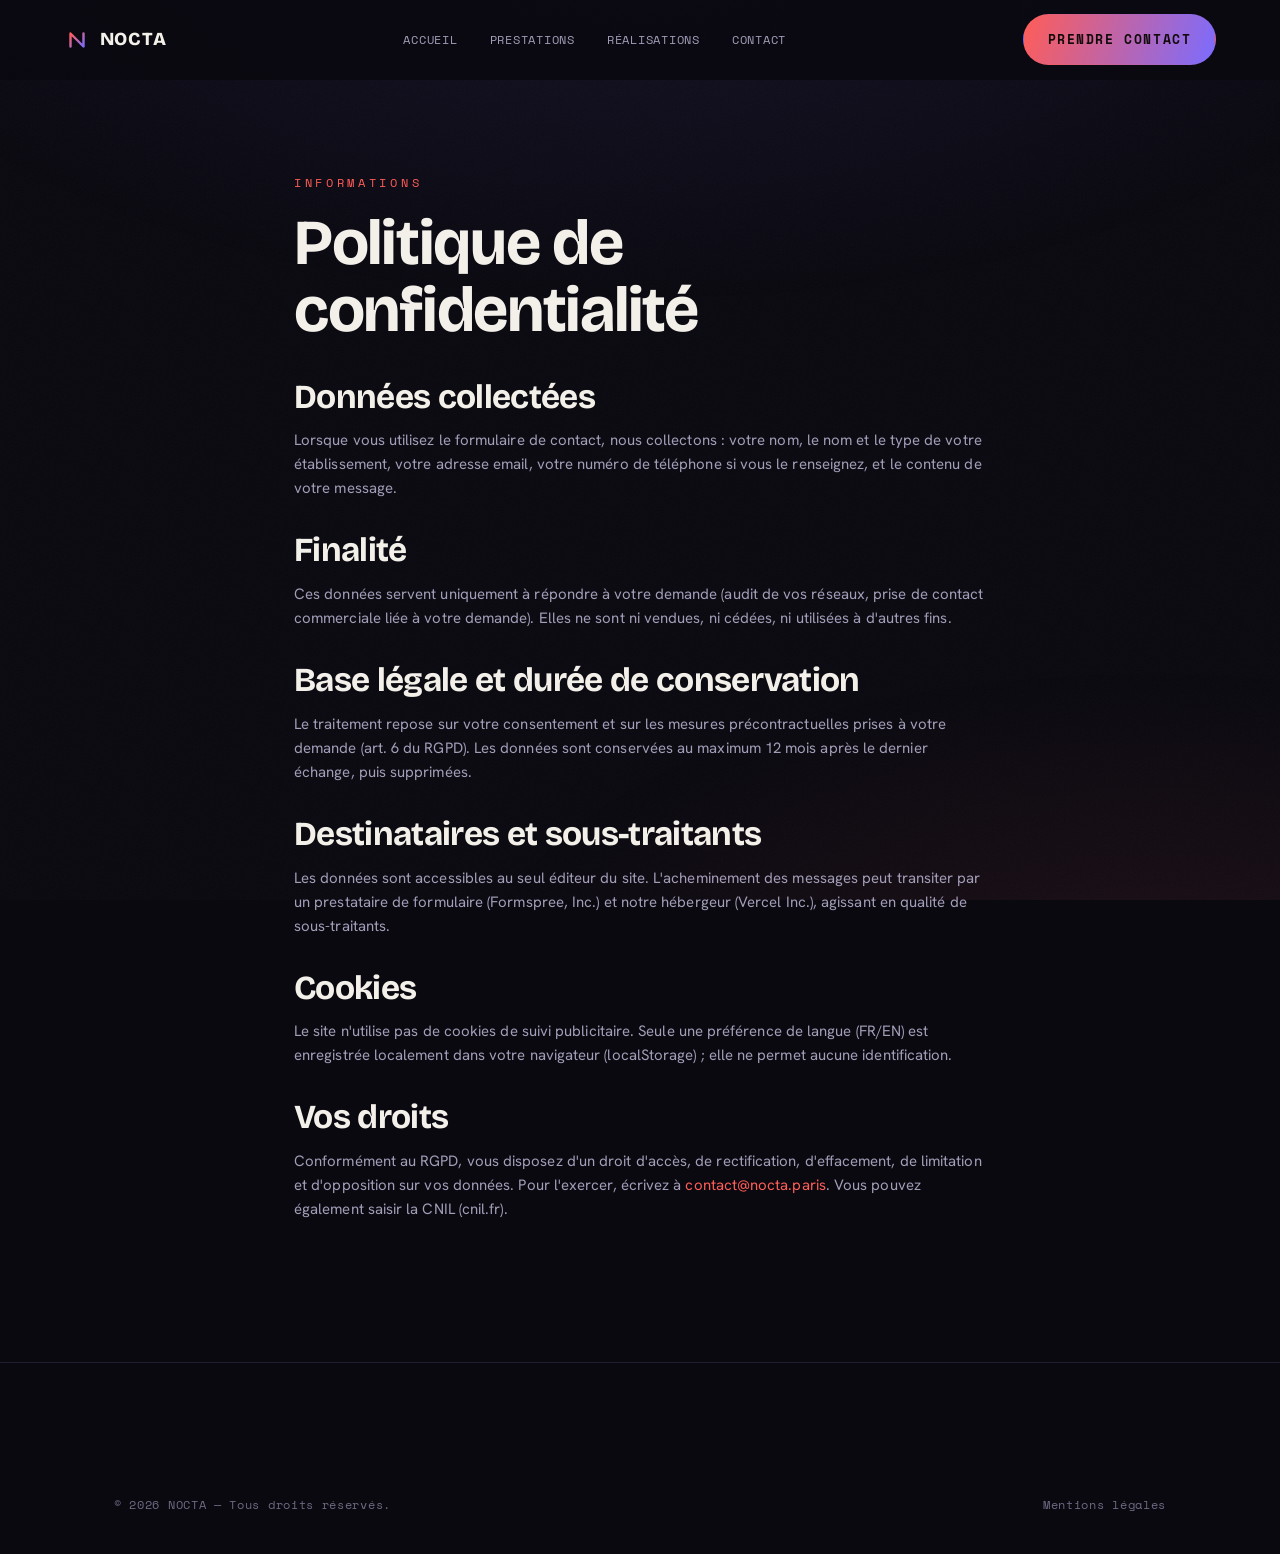
<file: confidentialite.html>
<!DOCTYPE html>
<html lang="fr">
<head>
<meta charset="UTF-8"/>
<meta name="viewport" content="width=device-width, initial-scale=1.0"/>
<title>Politique de confidentialité · NOCTA</title>
<meta name="description" content="Politique de confidentialité et protection des données personnelles du site nocta.paris."/>
<meta name="robots" content="noindex, follow"/>
<link rel="canonical" href="https://nocta.paris/confidentialite"/>
<meta name="theme-color" content="#0a0910"/>
<link rel="icon" type="image/svg+xml" href="/favicon.svg"/>
<link rel="preconnect" href="https://fonts.googleapis.com"/>
<link rel="preconnect" href="https://fonts.gstatic.com" crossorigin/>
<link href="https://fonts.googleapis.com/css2?family=Bricolage+Grotesque:opsz,wght@12..96,400..800&family=Hanken+Grotesk:wght@400;500;600;700&family=Space+Mono:wght@400;700&display=swap" rel="stylesheet"/>
<link rel="stylesheet" href="/assets/styles.css?v=13"/>
</head>
<body>
<header class="nav">
  <a class="brand" href="/"><svg class="mark" viewBox="0 0 32 32" aria-hidden="true"><defs><linearGradient id="bg" x1="0" y1="0" x2="1" y2="1"><stop offset="0" stop-color="#ff5d57"/><stop offset="1" stop-color="#7b6cff"/></linearGradient></defs><path d="M8 24 V8 L24 24 V8" fill="none" stroke="url(#bg)" stroke-width="3" stroke-linecap="round" stroke-linejoin="round"/></svg>NOCTA</a>
  <nav class="nav-links">
    <a href="/">Accueil</a><a href="/#prestations">Prestations</a><a href="/#realisations">Réalisations</a><a href="/#contact">Contact</a>
  </nav>
  <div class="nav-right"><a href="/#contact" class="btn btn-primary">Prendre contact</a></div>
</header>

<main id="main" class="section" style="padding-top:clamp(48px,8vw,90px)">
  <div class="wrap" style="max-width:820px">
    <span class="eyebrow">Informations</span>
    <h1 class="h-sec" style="margin:1rem 0 2.2rem">Politique de confidentialité</h1>

    <h2 class="h-sub" style="margin:2rem 0 .8rem">Données collectées</h2>
    <p class="muted">Lorsque vous utilisez le formulaire de contact, nous collectons : votre nom, le nom et le type de votre établissement, votre adresse email, votre numéro de téléphone si vous le renseignez, et le contenu de votre message.</p>

    <h2 class="h-sub" style="margin:2rem 0 .8rem">Finalité</h2>
    <p class="muted">Ces données servent uniquement à répondre à votre demande (audit de vos réseaux, prise de contact commerciale liée à votre demande). Elles ne sont ni vendues, ni cédées, ni utilisées à d'autres fins.</p>

    <h2 class="h-sub" style="margin:2rem 0 .8rem">Base légale et durée de conservation</h2>
    <p class="muted">Le traitement repose sur votre consentement et sur les mesures précontractuelles prises à votre demande (art. 6 du RGPD). Les données sont conservées au maximum 12 mois après le dernier échange, puis supprimées.</p>

    <h2 class="h-sub" style="margin:2rem 0 .8rem">Destinataires et sous-traitants</h2>
    <p class="muted">Les données sont accessibles au seul éditeur du site. L'acheminement des messages peut transiter par un prestataire de formulaire (Formspree, Inc.) et notre hébergeur (Vercel Inc.), agissant en qualité de sous-traitants.</p>

    <h2 class="h-sub" style="margin:2rem 0 .8rem">Cookies</h2>
    <p class="muted">Le site n'utilise pas de cookies de suivi publicitaire. Seule une préférence de langue (FR/EN) est enregistrée localement dans votre navigateur (localStorage) ; elle ne permet aucune identification.</p>

    <h2 class="h-sub" style="margin:2rem 0 .8rem">Vos droits</h2>
    <p class="muted">Conformément au RGPD, vous disposez d'un droit d'accès, de rectification, d'effacement, de limitation et d'opposition sur vos données. Pour l'exercer, écrivez à <a href="mailto:contact@nocta.paris" style="color:var(--coral)">contact@nocta.paris</a>. Vous pouvez également saisir la CNIL (cnil.fr).</p>
  </div>
</main>

<footer class="foot">
  <div class="wrap">
    <div class="foot-bottom"><span>© <span id="yr"></span> NOCTA — Tous droits réservés.</span><span><a href="/mentions">Mentions légales</a></span></div>
  </div>
</footer>
<script>document.getElementById("yr").textContent = new Date().getFullYear();</script>
</body>
</html>
</file>
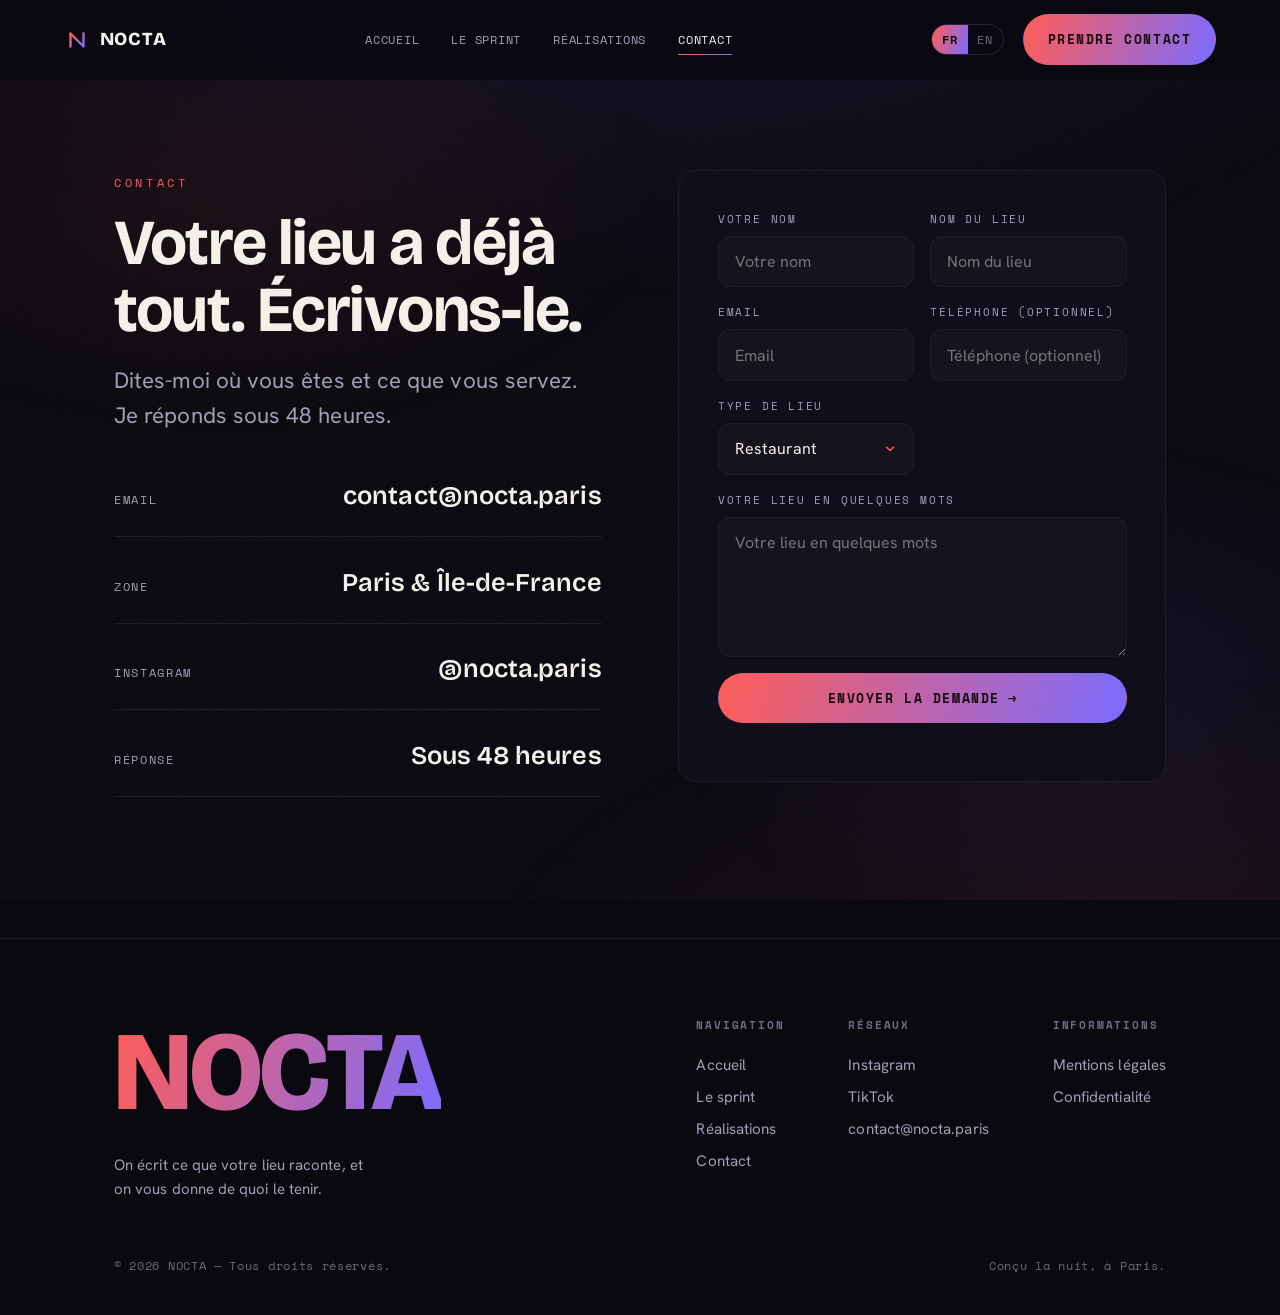
<file: contact.html>
<!DOCTYPE html>

<html lang="fr">
<head>
<meta charset="utf-8"/>
<meta content="width=device-width, initial-scale=1.0" name="viewport"/>
<title>Contact · NOCTA</title>
<meta content="Community management pour votre lieu : dites-nous où vous êtes et ce que vous servez, réponse sous 48h. Paris &amp; Île-de-France." name="description"/>
<link href="https://nocta.paris/contact" rel="canonical"/>
<meta content="#0a0910" name="theme-color"/>
<link href="/favicon.svg" rel="icon" type="image/svg+xml"/><link href="/apple-touch-icon.png" rel="apple-touch-icon"/>
<meta content="Contact · NOCTA" property="og:title"/>
<meta content="https://nocta.paris/og.png" property="og:image"/>
<link href="https://fonts.googleapis.com" rel="preconnect"/>
<link crossorigin="" href="https://fonts.gstatic.com" rel="preconnect"/>
<link href="https://fonts.googleapis.com/css2?family=Bricolage+Grotesque:opsz,wght@12..96,400..800&amp;family=Hanken+Grotesk:wght@400;500;600;700&amp;family=Instrument+Serif:ital@1&amp;family=Space+Mono:wght@400;700&amp;display=swap" rel="stylesheet"/>
<link href="/assets/styles.css?v=12" rel="stylesheet"/>
<meta content="FR-IDF" name="geo.region"/><meta content="Paris" name="geo.placename"/><script type="application/ld+json">{
  "@context": "https://schema.org",
  "@type": "ProfessionalService",
  "@id": "https://nocta.paris/#business",
  "name": "NOCTA",
  "description": "Agence de community management spécialisée dans les lieux d'hôtellerie-restauration (restaurants, bars, clubs, coffee shops) à Paris et en Île-de-France.",
  "url": "https://nocta.paris/",
  "email": "contact@nocta.paris",
  "image": "https://nocta.paris/og.png",
  "logo": "https://nocta.paris/favicon.svg",
  "priceRange": "€€",
  "currenciesAccepted": "EUR",
  "areaServed": [
    {
      "@type": "City",
      "name": "Paris"
    },
    {
      "@type": "AdministrativeArea",
      "name": "Île-de-France"
    }
  ],
  "address": {
    "@type": "PostalAddress",
    "addressLocality": "Paris",
    "addressRegion": "Île-de-France",
    "postalCode": "75000",
    "addressCountry": "FR"
  },
  "knowsAbout": [
    "Community management",
    "Social media marketing",
    "Content creation",
    "Restaurant marketing",
    "Hospitality marketing"
  ],
  "makesOffer": {
    "@type": "Offer",
    "priceCurrency": "EUR",
    "price": "1000",
    "description": "Community management mensuel tout compris pour les lieux d'hôtellerie-restauration"
  }
}</script><meta content="Community management pour votre lieu : dites-nous où vous êtes et ce que vous servez, réponse sous 48h. Paris &amp; Île-de-France." property="og:description"/><meta content="https://nocta.paris/contact" property="og:url"/><meta content="website" property="og:type"/><meta content="summary_large_image" name="twitter:card"/></head>
<body><a class="skip-link" href="#main">Aller au contenu</a><div class="scroll-progress"><span></span></div><div aria-hidden="true" class="ambient"></div>
<header class="nav">
<a class="brand" href="/"><svg aria-hidden="true" class="mark" viewbox="0 0 32 32"><defs><lineargradient id="bg" x1="0" x2="1" y1="0" y2="1"><stop offset="0" stop-color="#ff5d57"></stop><stop offset="1" stop-color="#7b6cff"></stop></lineargradient></defs><path d="M8 24 V8 L24 24 V8" fill="none" stroke="url(#bg)" stroke-linecap="round" stroke-linejoin="round" stroke-width="3"></path></svg>NOCTA</a>
<nav class="nav-links">
<a data-i18n="nav.home" href="/">Accueil</a>
<a data-i18n="nav.services" href="/prestations">Prestations</a>
<a data-i18n="nav.work" href="/realisations">Réalisations</a>
<a aria-current="page" data-i18n="nav.contact" href="/contact">Contact</a>
</nav>
<div class="nav-right">
<div aria-label="Language" class="lang" role="group"><button aria-pressed="true" data-lang-btn="fr">FR</button><button aria-pressed="false" data-lang-btn="en">EN</button></div>
<a class="btn btn-primary" data-i18n="nav.cta" href="/contact">Prendre contact</a>
<button aria-expanded="false" aria-label="Menu" class="burger"><span></span><span></span><span></span></button>
</div>
</header>
<main id="main">
<section class="section" style="padding-top:clamp(48px,8vw,90px)">
<div class="wrap">
<div class="grid cols-2" style="gap:clamp(2.5rem,6vw,5rem); align-items:start">
<div class="reveal">
<span class="eyebrow" data-i18n="pg.contact.eyebrow">Contact</span>
<h1 class="h-sec" data-i18n="contact.title" style="margin:1rem 0 1.2rem">Votre lieu mérite mieux qu'un compte à l'abandon.</h1>
<p class="lead" data-i18n="contact.lead">Dites-nous où vous êtes et ce que vous servez. On vous répond sous 48 heures.</p>
<div class="contact-rows" style="margin-top:2.6rem">
<div class="contact-row"><span class="k" data-i18n="c.k1">Email</span><a class="v" href="mailto:contact@nocta.paris">contact@nocta.paris</a></div>
<div class="contact-row"><span class="k" data-i18n="c.k2">Zone</span><span class="v" data-i18n="c.v2">Paris &amp; Île-de-France</span></div>
<div class="contact-row"><span class="k" data-i18n="c.k3">Instagram</span><a class="v" href="https://instagram.com" rel="noopener" target="_blank">@nocta.paris</a></div>
<div class="contact-row"><span class="k" data-i18n="c.k4">Réponse</span><span class="v" data-i18n="c.v4">Sous 48 heures</span></div>
</div>
</div>
<div class="card reveal d1" style="padding:clamp(1.8rem,3vw,2.6rem)">
<div class="form-grid" id="reelForm">
<div class="field"><label data-i18n="f.name" for="fName">Votre nom</label><input autocomplete="name" data-i18n-attr="placeholder:f.name" id="fName" name="name" required="" type="text"/></div>
<div class="field"><label data-i18n="f.place" for="fPlace">Nom du lieu</label><input autocomplete="organization" data-i18n-attr="placeholder:f.place" id="fPlace" name="venue" required="" type="text"/></div>
<div class="field"><label data-i18n="f.email" for="fEmail">Email</label><input autocomplete="email" data-i18n-attr="placeholder:f.email" id="fEmail" name="email" required="" type="email"/></div>
<div class="field"><label data-i18n="f.phone" for="fPhone">Téléphone (optionnel)</label><input autocomplete="tel" data-i18n-attr="placeholder:f.phone" id="fPhone" name="phone" type="tel"/></div>
<div class="field"><label data-i18n="f.type" for="fType">Type de lieu</label>
<select id="fType" name="type">
<option data-i18n="f.opt.r">Restaurant</option>
<option data-i18n="f.opt.b">Bar</option>
<option data-i18n="f.opt.c">Club</option>
<option data-i18n="f.opt.cs">Coffee shop</option>
<option data-i18n="f.opt.o">Autre</option>
</select>
</div>
<div class="field full"><label data-i18n="f.message" for="fMsg">Votre lieu en quelques mots</label><textarea data-i18n-attr="placeholder:f.message" id="fMsg" name="message"></textarea></div>
<input aria-hidden="true" autocomplete="off" id="fHp" name="_gotcha" style="position:absolute;left:-9999px;opacity:0" tabindex="-1" type="text"/>
<div class="field full">
<button class="btn btn-primary" id="fSend" style="justify-content:center"><span data-i18n="f.send">Envoyer la demande</span><span class="arr">→</span></button>
<p aria-live="polite" id="fStatus" role="status" style="margin-top:.8rem; font-family:var(--mono); font-size:.8rem; color:var(--smoke)"></p>
</div></div>
</div>
</div>
</div>
</section>
</main>
<footer class="foot">
<div class="wrap">
<div class="foot-top">
<div><div class="foot-word">NOCTA</div><p class="muted" data-i18n="foot.tagline" style="max-width:32ch; margin-top:1rem">Le contenu de votre lieu, géré de A à Z.</p></div>
<div class="foot-cols">
<div class="foot-col"><h4 data-i18n="foot.nav">Navigation</h4><a data-i18n="nav.home" href="/">Accueil</a><a data-i18n="nav.services" href="/prestations">Prestations</a><a data-i18n="nav.work" href="/realisations">Réalisations</a><a data-i18n="nav.contact" href="/contact">Contact</a></div>
<div class="foot-col"><h4 data-i18n="foot.social">Réseaux</h4><a href="https://instagram.com" rel="noopener" target="_blank">Instagram</a><a href="https://tiktok.com" rel="noopener" target="_blank">TikTok</a><a href="mailto:contact@nocta.paris">contact@nocta.paris</a></div>
<div class="foot-col"><h4 data-i18n="foot.legal">Informations</h4><a data-i18n="foot.mentions" href="/mentions">Mentions légales</a><a data-i18n="foot.privacy" href="/confidentialite">Confidentialité</a></div></div>
</div>
<div class="foot-bottom"><span>© <span id="yr"></span> NOCTA — <span data-i18n="foot.rights">Tous droits réservés.</span></span><span data-i18n="foot.made">Conçu la nuit, à Paris.</span></div>
</div>
</footer>
<script>document.getElementById("yr").textContent = new Date().getFullYear();</script>
<script src="/assets/config.js?v=12"></script><script src="/assets/i18n.js?v=12"></script>
<script src="/assets/app.js?v=12"></script>
<script>
  (function(){
    var btn = document.getElementById("fSend");
    var status = document.getElementById("fStatus");
    function t(key){ var d = (window.NOCTA_I18N && NOCTA_I18N.DICT[NOCTA_I18N.getLang()]) || {}; return d[key] || key; }
    btn.addEventListener("click", function(){
      if (document.getElementById("fHp").value) return; // honeypot
      var data = {
        name: document.getElementById("fName").value.trim(),
        venue: document.getElementById("fPlace").value.trim(),
        email: document.getElementById("fEmail").value.trim(),
        phone: document.getElementById("fPhone").value.trim(),
        type: document.getElementById("fType").value,
        message: document.getElementById("fMsg").value.trim(),
        _subject: "Nouvelle demande — NOCTA"
      };
      if (!data.name || !data.email || !data.venue) { status.textContent = t("f.required"); return; }
      var endpoint = (window.NOCTA_CONFIG && NOCTA_CONFIG.FORMSPREE_ENDPOINT) || "";
      if (endpoint) {
        status.textContent = t("f.sending");
        btn.disabled = true;
        fetch(endpoint, { method:"POST", headers:{ "Accept":"application/json", "Content-Type":"application/json" }, body: JSON.stringify(data) })
          .then(function(r){ if (!r.ok) throw 0; status.textContent = t("f.success"); document.getElementById("reelForm").querySelectorAll("input,select,textarea").forEach(function(el){ el.disabled = true; }); })
          .catch(function(){ status.textContent = t("f.error"); btn.disabled = false; });
      } else {
        var lang = document.documentElement.lang || "fr";
        var subject = (lang === "en" ? "Contact request — " : "Demande de contact — ") + (data.venue || data.name);
        var body = [(lang==="en"?"Name: ":"Nom : ")+data.name,(lang==="en"?"Venue: ":"Lieu : ")+data.venue,"Email : "+data.email,(lang==="en"?"Phone: ":"Téléphone : ")+data.phone,"Type : "+data.type,"",data.message].join("\n");
        window.location.href = "mailto:contact@nocta.paris?subject="+encodeURIComponent(subject)+"&body="+encodeURIComponent(body);
      }
    });
  })();</script>
</body>
</html>
</file>
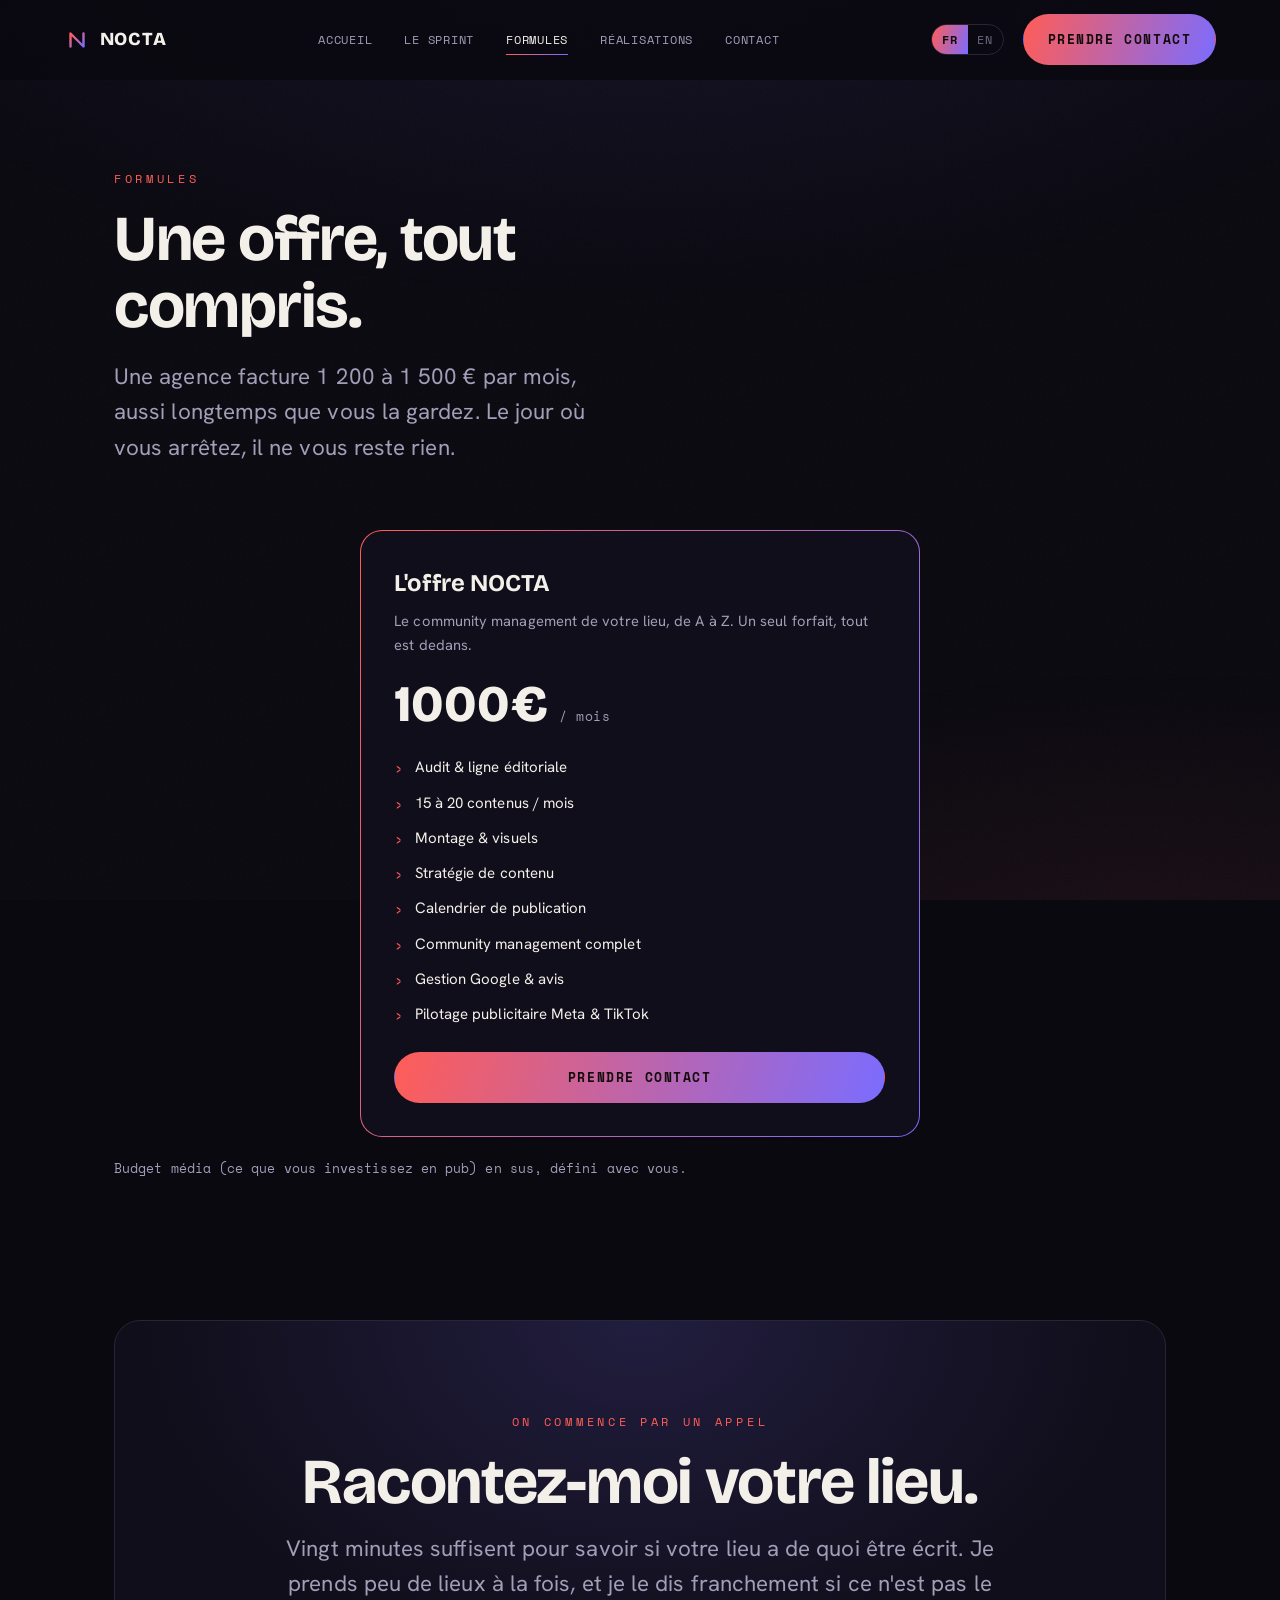
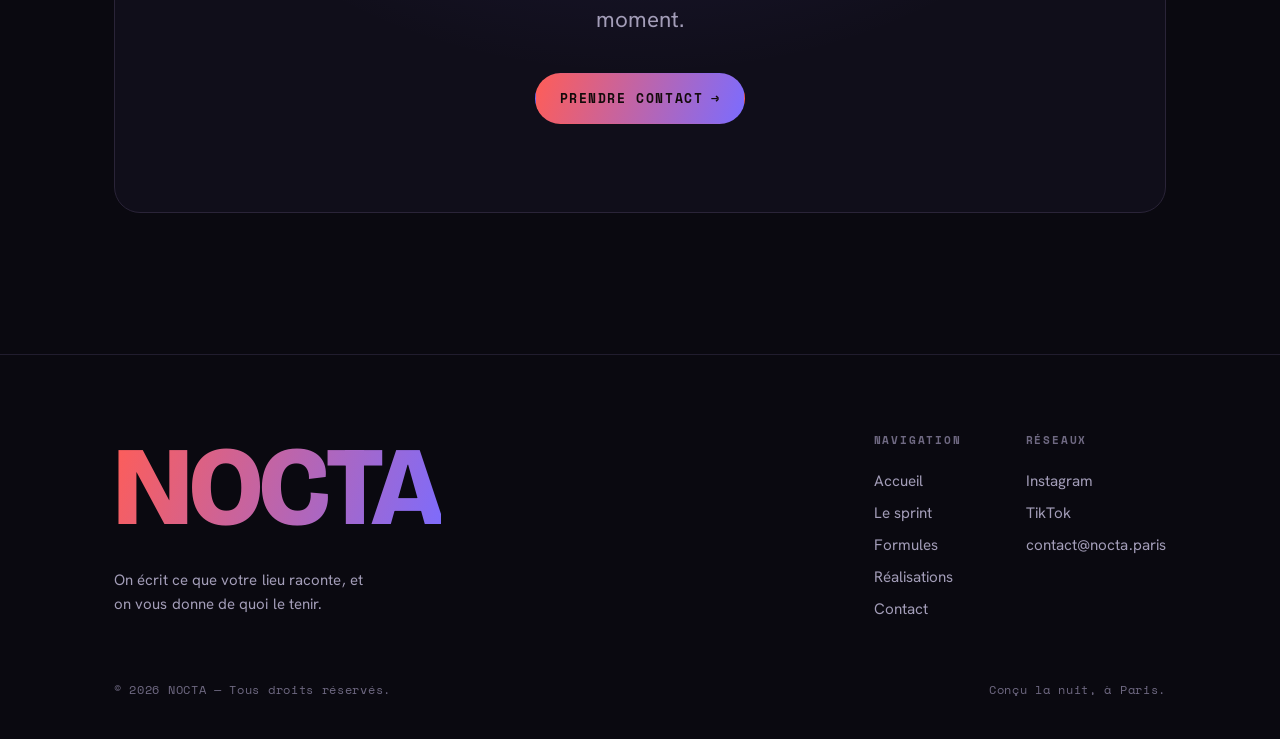
<file: formules.html>
<!DOCTYPE html>

<html lang="fr">
<head>
<meta charset="utf-8"/>
<meta content="width=device-width, initial-scale=1.0" name="viewport"/>
<title>Formules · NOCTA</title>
<meta content="Une offre unique à 1000€/mois, tout compris : community management de votre lieu (restaurant, bar, club, coffee shop) pris en main de A à Z. Paris & Île-de-France." name="description"/>
<link href="https://nocta.paris/formules" rel="canonical"/>
<meta content="#0a0910" name="theme-color"/>
<link href="/favicon.svg" rel="icon" type="image/svg+xml"/>
<meta content="Formules · NOCTA" property="og:title"/>
<meta content="https://nocta.paris/og.png" property="og:image"/>
<link href="https://fonts.googleapis.com" rel="preconnect"/>
<link crossorigin="" href="https://fonts.gstatic.com" rel="preconnect"/>
<link href="https://fonts.googleapis.com/css2?family=Bricolage+Grotesque:opsz,wght@12..96,400..800&amp;family=Hanken+Grotesk:wght@300;400;500;600;700&amp;family=Instrument+Serif:ital@0;1&amp;family=Space+Mono:wght@400;700&amp;display=swap" rel="stylesheet"/>
<link href="/assets/styles.css?v=6" rel="stylesheet"/>
<meta content="FR-IDF" name="geo.region"/><meta content="Paris" name="geo.placename"/><script type="application/ld+json">{
  "@context": "https://schema.org",
  "@type": "ProfessionalService",
  "@id": "https://nocta.paris/#business",
  "name": "NOCTA",
  "description": "Agence de community management spécialisée dans les lieux d'hôtellerie-restauration (restaurants, bars, clubs, coffee shops) à Paris et en Île-de-France.",
  "url": "https://nocta.paris/",
  "email": "contact@nocta.paris",
  "image": "https://nocta.paris/og.png",
  "logo": "https://nocta.paris/favicon.svg",
  "priceRange": "€€",
  "currenciesAccepted": "EUR",
  "areaServed": [
    {
      "@type": "City",
      "name": "Paris"
    },
    {
      "@type": "AdministrativeArea",
      "name": "Île-de-France"
    }
  ],
  "address": {
    "@type": "PostalAddress",
    "addressLocality": "Paris",
    "addressRegion": "Île-de-France",
    "postalCode": "75000",
    "addressCountry": "FR"
  },
  "knowsAbout": [
    "Community management",
    "Social media marketing",
    "Content creation",
    "Restaurant marketing",
    "Hospitality marketing"
  ],
  "makesOffer": {
    "@type": "Offer",
    "priceCurrency": "EUR",
    "price": "1000",
    "description": "Community management mensuel tout compris pour les lieux d'hôtellerie-restauration"
  }
}</script></head>
<body>
<header class="nav">
<a class="brand" href="/"><svg aria-hidden="true" class="mark" viewbox="0 0 32 32"><defs><lineargradient id="bg" x1="0" x2="1" y1="0" y2="1"><stop offset="0" stop-color="#ff5d57"></stop><stop offset="1" stop-color="#7b6cff"></stop></lineargradient></defs><path d="M8 24 V8 L24 24 V8" fill="none" stroke="url(#bg)" stroke-linecap="round" stroke-linejoin="round" stroke-width="3"></path></svg>NOCTA</a>
<nav class="nav-links">
<a data-i18n="nav.home" href="/">Accueil</a>
<a data-i18n="nav.services" href="/prestations">Prestations</a>
<a aria-current="page" data-i18n="nav.pricing" href="/formules">Formules</a>
<a data-i18n="nav.work" href="/realisations">Réalisations</a>
<a data-i18n="nav.contact" href="/contact">Contact</a>
</nav>
<div class="nav-right">
<div aria-label="Language" class="lang" role="group"><button aria-pressed="true" data-lang-btn="fr">FR</button><button aria-pressed="false" data-lang-btn="en">EN</button></div>
<a class="btn btn-primary" data-i18n="nav.cta" href="/contact">Prendre contact</a>
<button aria-expanded="false" aria-label="Menu" class="burger"><span></span><span></span><span></span></button>
</div>
</header>
<main>
<section class="section" style="padding-top:clamp(48px,8vw,90px)">
<div class="wrap">
<div class="section-head reveal">
<span class="eyebrow" data-i18n="pg.pricing.eyebrow">Formules</span>
<h1 class="h-sec" data-i18n="pg.pricing.title" style="margin:1rem 0 1.2rem">Une offre, tout compris.</h1>
<p class="lead" data-i18n="price.lead">Un forfait mensuel unique, tout compris. On prend en charge l'intégralité de votre présence en ligne.</p>
</div>
<div class="tiers" style="grid-template-columns:minmax(0,560px); justify-content:center"><div class="tier feature reveal" style="max-width:560px; margin-inline:auto">
<span class="t-name" data-i18n="plan.name">L'offre NOCTA</span>
<span class="t-desc" data-i18n="plan.desc">Le community management de votre lieu, de A à Z. Un seul forfait, tout est dedans.</span>
<div class="price">1000€ <small data-i18n="price.month">/ mois</small></div>
<ul>
<li data-i18n="tier.1.f1">Audit &amp; ligne éditoriale</li>
<li data-i18n="tier.1.f2">15 à 20 contenus / mois</li>
<li data-i18n="tier.1.f3">Montage &amp; visuels</li>
<li data-i18n="tier.1.f4">Stratégie de contenu</li>
<li data-i18n="tier.1.f5">Calendrier de publication</li>
<li data-i18n="tier.1.f6">Community management complet</li>
<li data-i18n="tier.1.f7">Gestion Google &amp; avis</li>
<li data-i18n="tier.1.f8">Pilotage publicitaire Meta &amp; TikTok</li>
</ul>
<a class="btn btn-primary" data-i18n="tier.cta" href="/contact">Prendre contact</a>
</div></div>
<p class="muted reveal" data-i18n="tier.note" style="margin-top:1.4rem; font-family:var(--mono); font-size:.8rem">Budget média (ce que vous investissez en pub) en sus, défini avec vous.</p>
</div>
</section>
<section class="section" style="padding-top:0">
<div class="wrap">
<div class="cta-band reveal">
<span class="eyebrow" data-i18n="cta.eyebrow">Prêt à déléguer ?</span>
<h2 data-i18n="cta.title" style="margin-top:1rem">On s'occupe de tout.</h2>
<p class="lead" data-i18n="cta.lead">Dites-nous où vous en êtes. On vous montre concrètement ce que votre présence peut devenir en un mois.</p>
<a class="btn btn-primary" href="/contact"><span data-i18n="cta.btn">Prendre contact</span><span class="arr">→</span></a>
</div>
</div>
</section>
</main>
<footer class="foot">
<div class="wrap">
<div class="foot-top">
<div><div class="foot-word">NOCTA</div><p class="muted" data-i18n="foot.tagline" style="max-width:32ch; margin-top:1rem">Le contenu de votre lieu, géré de A à Z.</p></div>
<div class="foot-cols">
<div class="foot-col"><h4 data-i18n="foot.nav">Navigation</h4><a data-i18n="nav.home" href="/">Accueil</a><a data-i18n="nav.services" href="/prestations">Prestations</a><a data-i18n="nav.pricing" href="/formules">Formules</a><a data-i18n="nav.work" href="/realisations">Réalisations</a><a data-i18n="nav.contact" href="/contact">Contact</a></div>
<div class="foot-col"><h4 data-i18n="foot.social">Réseaux</h4><a href="https://instagram.com" rel="noopener" target="_blank">Instagram</a><a href="https://tiktok.com" rel="noopener" target="_blank">TikTok</a><a href="mailto:contact@nocta.paris">contact@nocta.paris</a></div>
</div>
</div>
<div class="foot-bottom"><span>© <span id="yr"></span> NOCTA — <span data-i18n="foot.rights">Tous droits réservés.</span></span><span data-i18n="foot.made">Conçu la nuit, à Paris.</span></div>
</div>
</footer>
<script>document.getElementById("yr").textContent = new Date().getFullYear();</script>
<script src="/assets/i18n.js?v=6"></script>
<script src="/assets/app.js?v=6"></script>
</body>
</html>
</file>
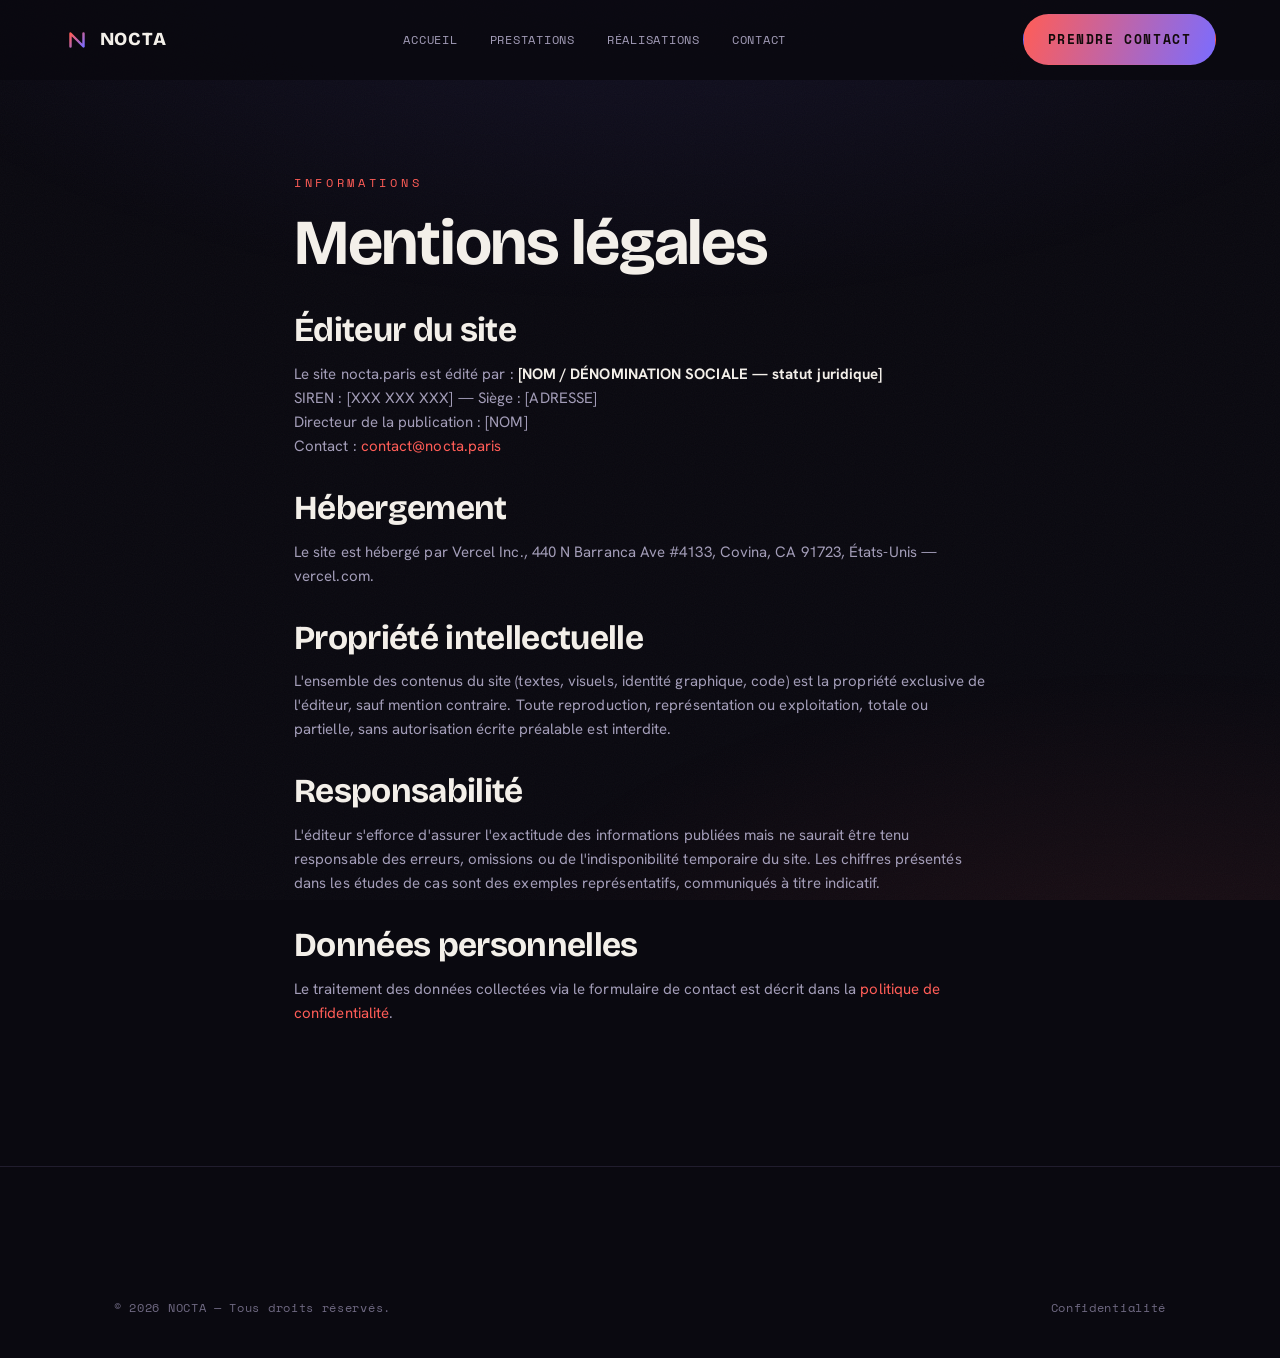
<file: mentions.html>
<!DOCTYPE html>
<html lang="fr">
<head>
<meta charset="UTF-8"/>
<meta name="viewport" content="width=device-width, initial-scale=1.0"/>
<title>Mentions légales · NOCTA</title>
<meta name="description" content="Mentions légales du site nocta.paris."/>
<meta name="robots" content="noindex, follow"/>
<link rel="canonical" href="https://nocta.paris/mentions"/>
<meta name="theme-color" content="#0a0910"/>
<link rel="icon" type="image/svg+xml" href="/favicon.svg"/>
<link rel="preconnect" href="https://fonts.googleapis.com"/>
<link rel="preconnect" href="https://fonts.gstatic.com" crossorigin/>
<link href="https://fonts.googleapis.com/css2?family=Bricolage+Grotesque:opsz,wght@12..96,400..800&family=Hanken+Grotesk:wght@400;500;600;700&family=Space+Mono:wght@400;700&display=swap" rel="stylesheet"/>
<link rel="stylesheet" href="/assets/styles.css?v=13"/>
</head>
<body>
<header class="nav">
  <a class="brand" href="/"><svg class="mark" viewBox="0 0 32 32" aria-hidden="true"><defs><linearGradient id="bg" x1="0" y1="0" x2="1" y2="1"><stop offset="0" stop-color="#ff5d57"/><stop offset="1" stop-color="#7b6cff"/></linearGradient></defs><path d="M8 24 V8 L24 24 V8" fill="none" stroke="url(#bg)" stroke-width="3" stroke-linecap="round" stroke-linejoin="round"/></svg>NOCTA</a>
  <nav class="nav-links">
    <a href="/">Accueil</a><a href="/#prestations">Prestations</a><a href="/#realisations">Réalisations</a><a href="/#contact">Contact</a>
  </nav>
  <div class="nav-right"><a href="/#contact" class="btn btn-primary">Prendre contact</a></div>
</header>

<main id="main" class="section" style="padding-top:clamp(48px,8vw,90px)">
  <div class="wrap" style="max-width:820px">
    <span class="eyebrow">Informations</span>
    <h1 class="h-sec" style="margin:1rem 0 2.2rem">Mentions légales</h1>

    <h2 class="h-sub" style="margin:2rem 0 .8rem">Éditeur du site</h2>
    <p class="muted">Le site nocta.paris est édité par : <strong style="color:var(--cream)">[NOM / DÉNOMINATION SOCIALE — statut juridique]</strong><br/>
    SIREN : [XXX XXX XXX] — Siège : [ADRESSE]<br/>
    Directeur de la publication : [NOM]<br/>
    Contact : <a href="mailto:contact@nocta.paris" style="color:var(--coral)">contact@nocta.paris</a></p>

    <h2 class="h-sub" style="margin:2rem 0 .8rem">Hébergement</h2>
    <p class="muted">Le site est hébergé par Vercel Inc., 440 N Barranca Ave #4133, Covina, CA 91723, États-Unis — vercel.com.</p>

    <h2 class="h-sub" style="margin:2rem 0 .8rem">Propriété intellectuelle</h2>
    <p class="muted">L'ensemble des contenus du site (textes, visuels, identité graphique, code) est la propriété exclusive de l'éditeur, sauf mention contraire. Toute reproduction, représentation ou exploitation, totale ou partielle, sans autorisation écrite préalable est interdite.</p>

    <h2 class="h-sub" style="margin:2rem 0 .8rem">Responsabilité</h2>
    <p class="muted">L'éditeur s'efforce d'assurer l'exactitude des informations publiées mais ne saurait être tenu responsable des erreurs, omissions ou de l'indisponibilité temporaire du site. Les chiffres présentés dans les études de cas sont des exemples représentatifs, communiqués à titre indicatif.</p>

    <h2 class="h-sub" style="margin:2rem 0 .8rem">Données personnelles</h2>
    <p class="muted">Le traitement des données collectées via le formulaire de contact est décrit dans la <a href="/confidentialite" style="color:var(--coral)">politique de confidentialité</a>.</p>
  </div>
</main>

<footer class="foot">
  <div class="wrap">
    <div class="foot-bottom"><span>© <span id="yr"></span> NOCTA — Tous droits réservés.</span><span><a href="/confidentialite">Confidentialité</a></span></div>
  </div>
</footer>
<script>document.getElementById("yr").textContent = new Date().getFullYear();</script>
</body>
</html>
</file>
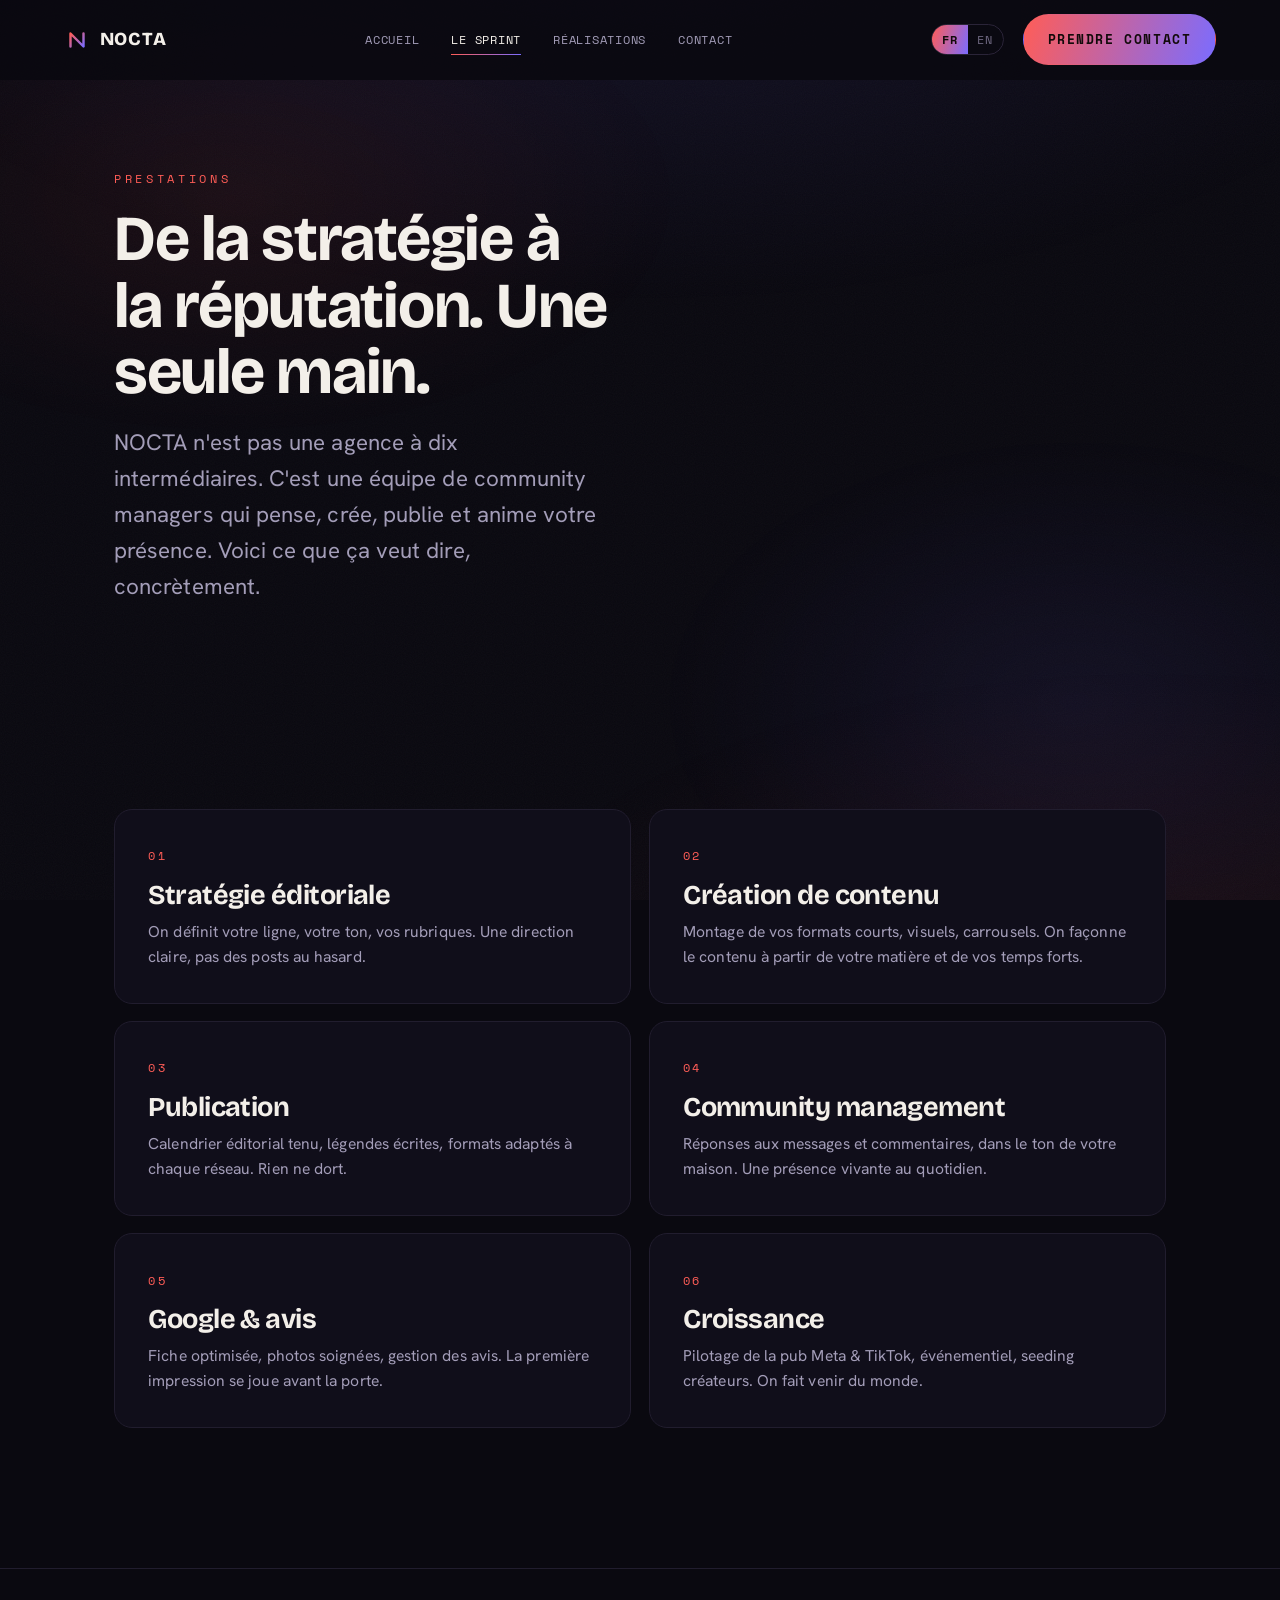
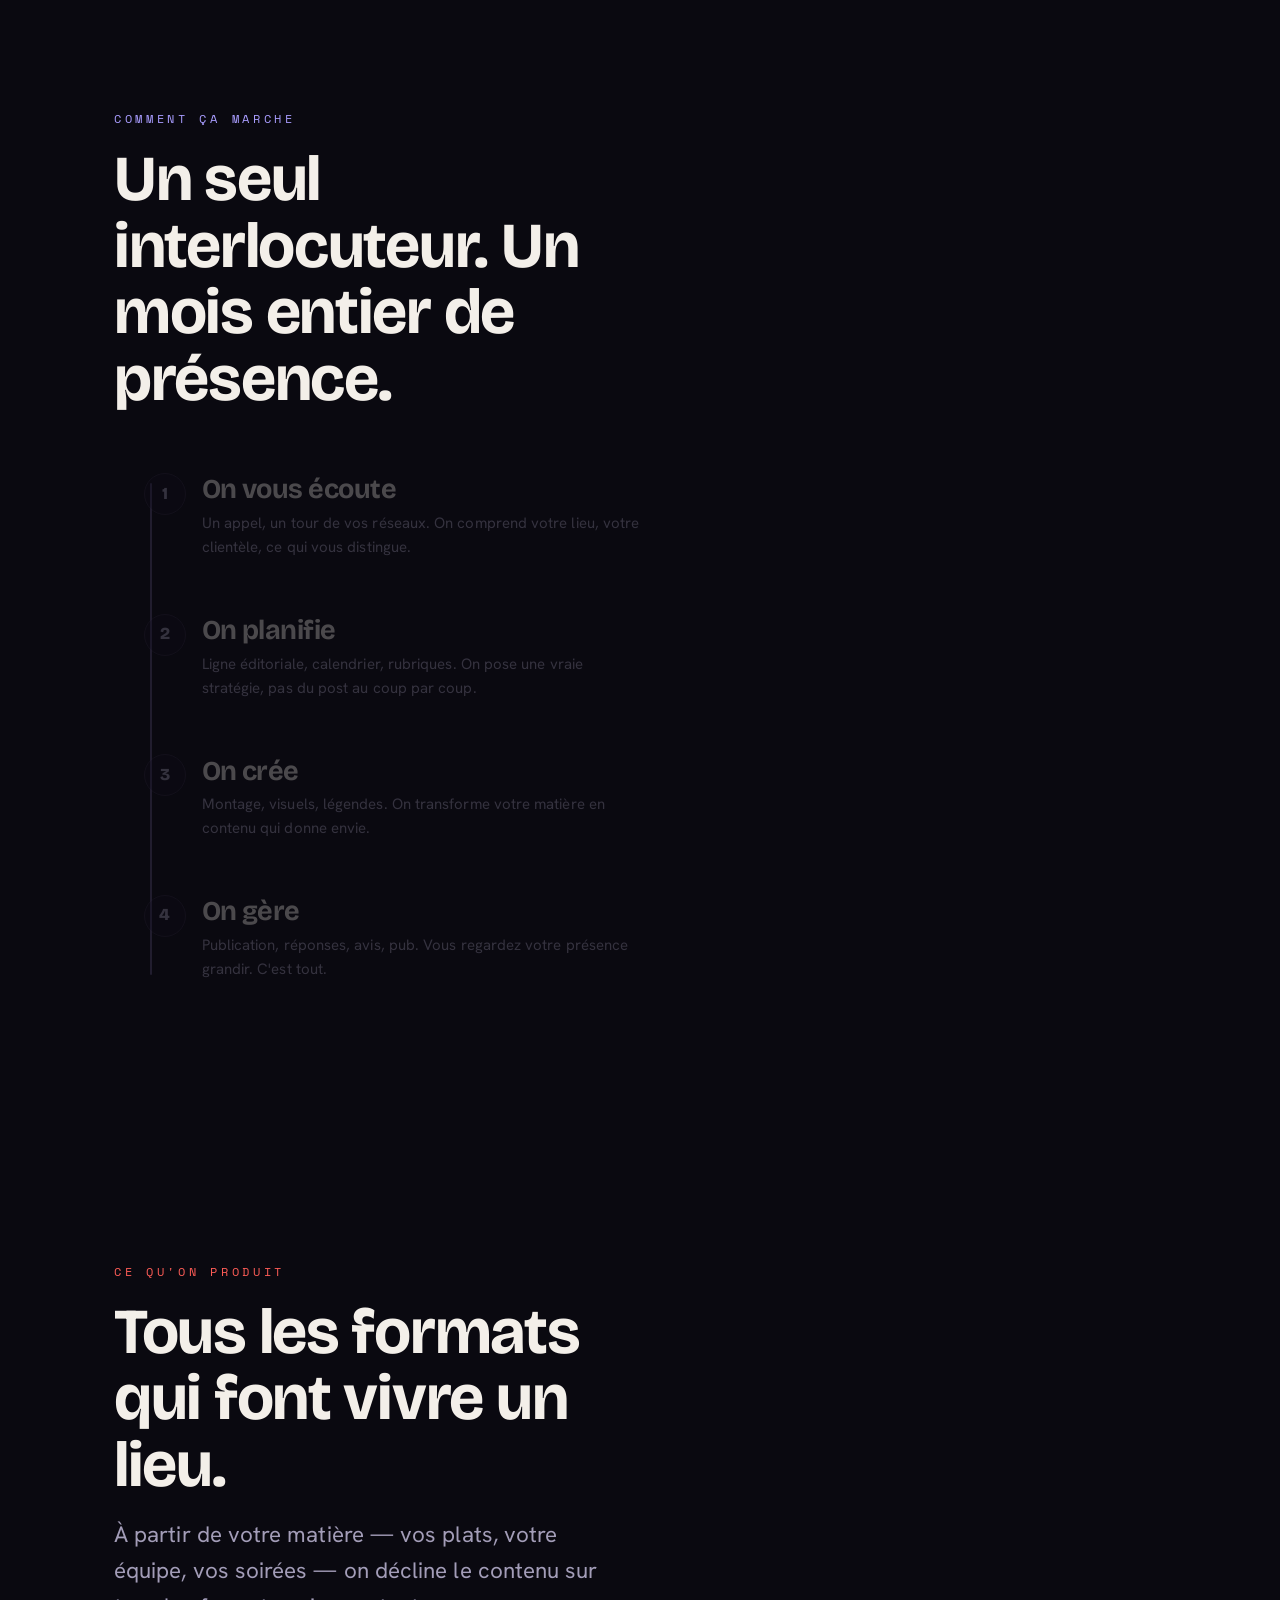
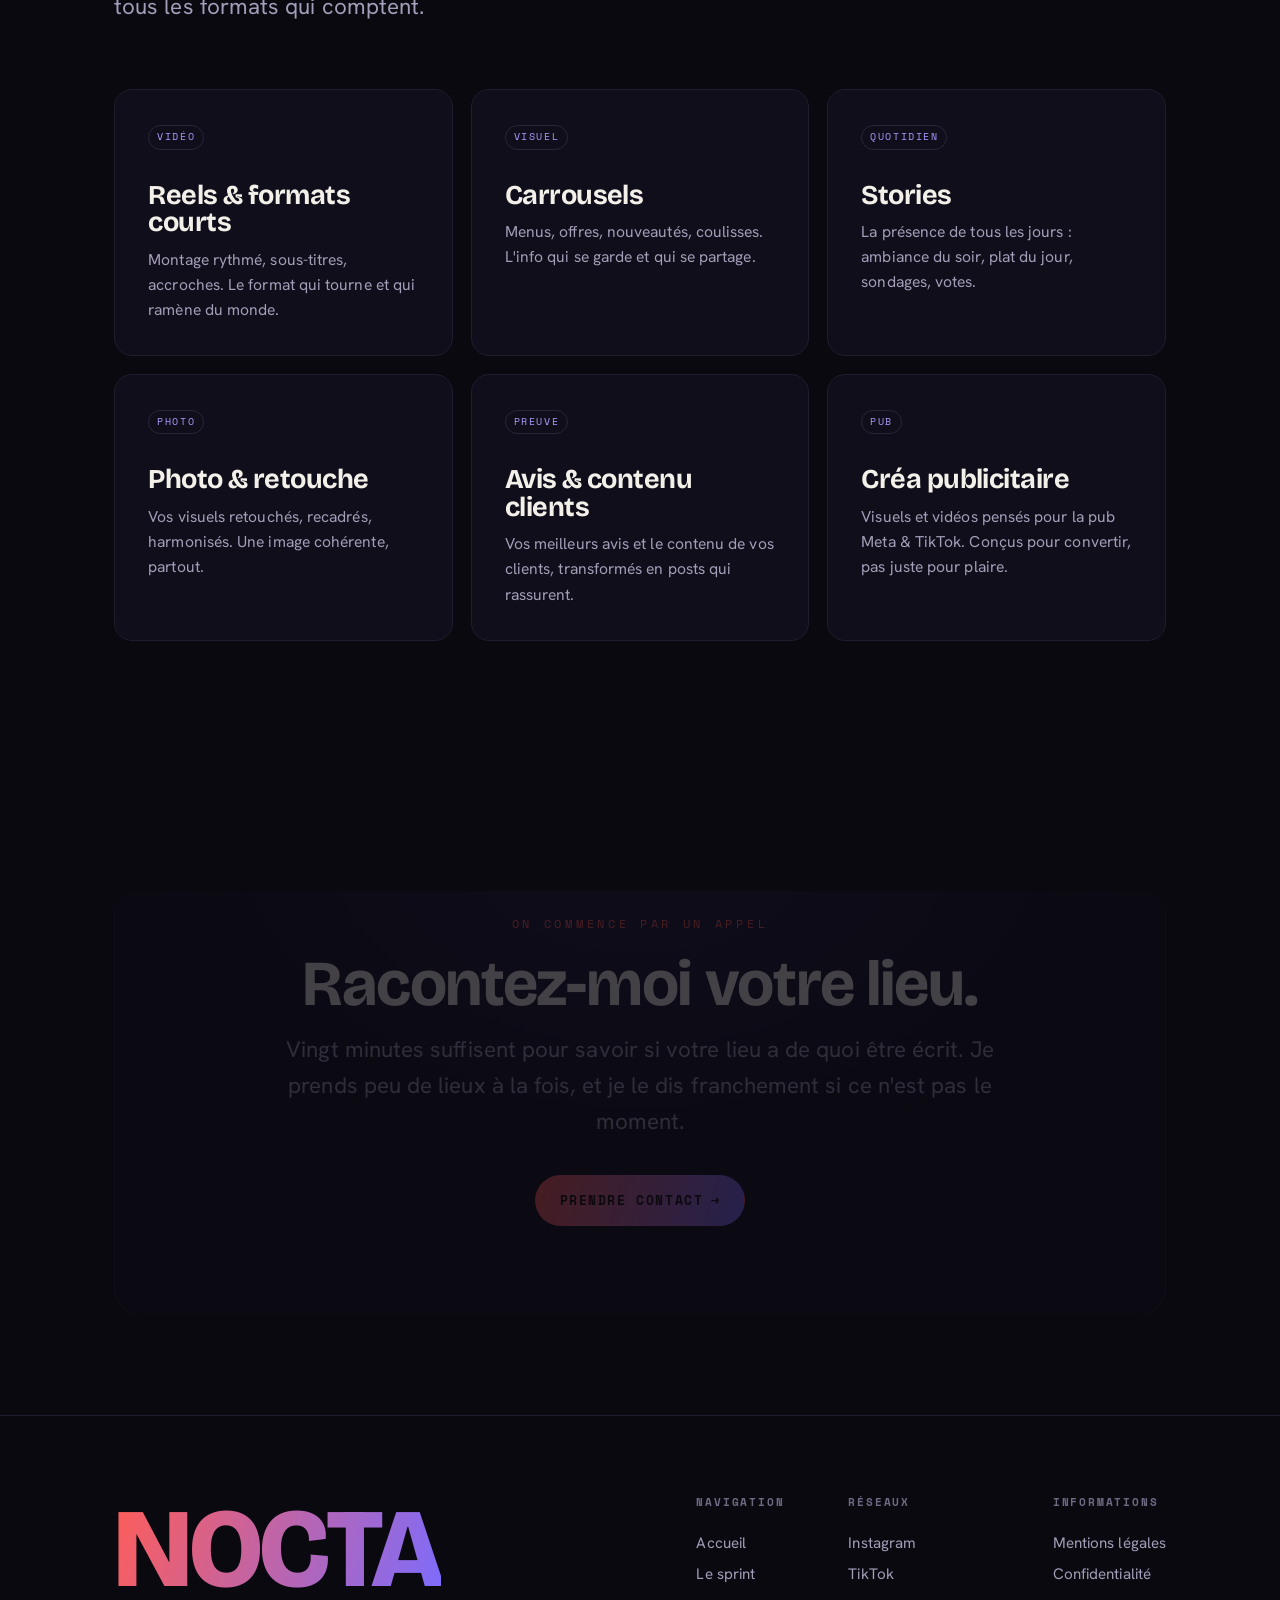
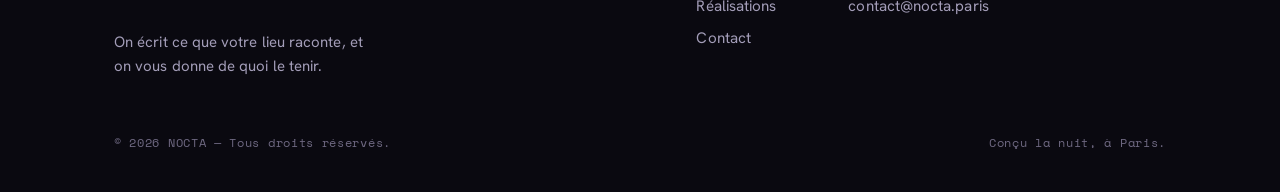
<file: prestations.html>
<!DOCTYPE html>

<html lang="fr">
<head>
<meta charset="utf-8"/>
<meta content="width=device-width, initial-scale=1.0" name="viewport"/>
<title>Prestations · NOCTA</title>
<meta content="De la stratégie à la réputation, une seule main. Les six piliers du community management NOCTA pour les lieux d'hôtellerie-restauration." name="description"/>
<link href="https://nocta.paris/prestations" rel="canonical"/>
<meta content="#0a0910" name="theme-color"/>
<link href="/favicon.svg" rel="icon" type="image/svg+xml"/><link href="/apple-touch-icon.png" rel="apple-touch-icon"/>
<meta content="Prestations · NOCTA" property="og:title"/>
<meta content="https://nocta.paris/og.png" property="og:image"/>
<link href="https://fonts.googleapis.com" rel="preconnect"/>
<link crossorigin="" href="https://fonts.gstatic.com" rel="preconnect"/>
<link href="https://fonts.googleapis.com/css2?family=Bricolage+Grotesque:opsz,wght@12..96,400..800&amp;family=Hanken+Grotesk:wght@400;500;600;700&amp;family=Instrument+Serif:ital@1&amp;family=Space+Mono:wght@400;700&amp;display=swap" rel="stylesheet"/>
<link href="/assets/styles.css?v=12" rel="stylesheet"/>
<meta content="FR-IDF" name="geo.region"/><meta content="Paris" name="geo.placename"/><script type="application/ld+json">{
  "@context": "https://schema.org",
  "@type": "ProfessionalService",
  "@id": "https://nocta.paris/#business",
  "name": "NOCTA",
  "description": "Agence de community management spécialisée dans les lieux d'hôtellerie-restauration (restaurants, bars, clubs, coffee shops) à Paris et en Île-de-France.",
  "url": "https://nocta.paris/",
  "email": "contact@nocta.paris",
  "image": "https://nocta.paris/og.png",
  "logo": "https://nocta.paris/favicon.svg",
  "priceRange": "€€",
  "currenciesAccepted": "EUR",
  "areaServed": [
    {
      "@type": "City",
      "name": "Paris"
    },
    {
      "@type": "AdministrativeArea",
      "name": "Île-de-France"
    }
  ],
  "address": {
    "@type": "PostalAddress",
    "addressLocality": "Paris",
    "addressRegion": "Île-de-France",
    "postalCode": "75000",
    "addressCountry": "FR"
  },
  "knowsAbout": [
    "Community management",
    "Social media marketing",
    "Content creation",
    "Restaurant marketing",
    "Hospitality marketing"
  ],
  "makesOffer": {
    "@type": "Offer",
    "priceCurrency": "EUR",
    "price": "1000",
    "description": "Community management mensuel tout compris pour les lieux d'hôtellerie-restauration"
  }
}</script><meta content="De la stratégie à la réputation, une seule main. Les six piliers du community management NOCTA pour les lieux d'hôtellerie-restauration." property="og:description"/><meta content="https://nocta.paris/prestations" property="og:url"/><meta content="website" property="og:type"/><meta content="summary_large_image" name="twitter:card"/></head>
<body><a class="skip-link" href="#main">Aller au contenu</a><div class="scroll-progress"><span></span></div><div aria-hidden="true" class="ambient"></div>
<header class="nav">
<a class="brand" href="/">
<svg aria-hidden="true" class="mark" viewbox="0 0 32 32"><defs><lineargradient id="bg" x1="0" x2="1" y1="0" y2="1"><stop offset="0" stop-color="#ff5d57"></stop><stop offset="1" stop-color="#7b6cff"></stop></lineargradient></defs><path d="M8 24 V8 L24 24 V8" fill="none" stroke="url(#bg)" stroke-linecap="round" stroke-linejoin="round" stroke-width="3"></path></svg>
    NOCTA
  </a>
<nav class="nav-links">
<a data-i18n="nav.home" href="/">Accueil</a>
<a aria-current="page" data-i18n="nav.services" href="/prestations">Prestations</a>
<a data-i18n="nav.work" href="/realisations">Réalisations</a>
<a data-i18n="nav.contact" href="/contact">Contact</a>
</nav>
<div class="nav-right">
<div aria-label="Language" class="lang" role="group">
<button aria-pressed="true" data-lang-btn="fr">FR</button>
<button aria-pressed="false" data-lang-btn="en">EN</button>
</div>
<a class="btn btn-primary" data-i18n="nav.cta" href="/contact">Prendre contact</a>
<button aria-expanded="false" aria-label="Menu" class="burger"><span></span><span></span><span></span></button>
</div>
</header>
<main id="main">
<section class="section" style="padding-top:clamp(48px,8vw,90px)">
<div class="wrap">
<div class="section-head reveal">
<span class="eyebrow" data-i18n="pg.services.eyebrow">Prestations</span>
<h1 class="h-sec" data-i18n="pg.services.title" style="margin:1rem 0 1.2rem">De la stratégie à la réputation. Une seule main.</h1>
<p class="lead" data-i18n="pg.services.lead">NOCTA n'est pas une agence à dix intermédiaires. C'est une équipe de community managers qui pense, crée, publie et anime votre présence. Voici ce que ça veut dire, concrètement.</p>
</div>
</div>
</section>
<section class="section" style="padding-top:0">
<div class="wrap">
<div class="grid cols-2">
<article class="card tilt reveal"><span class="num">01</span><h3 data-i18n="pil.1.t">Stratégie éditoriale</h3><p data-i18n="pil.1.d">On définit votre ligne, votre ton, vos rubriques. Une direction claire, pas des posts au hasard.</p></article>
<article class="card tilt reveal d1"><span class="num">02</span><h3 data-i18n="pil.2.t">Création de contenu</h3><p data-i18n="pil.2.d">Montage de vos formats courts, visuels, carrousels. On façonne le contenu à partir de votre matière et de vos temps forts.</p></article>
<article class="card tilt reveal"><span class="num">03</span><h3 data-i18n="pil.3.t">Publication</h3><p data-i18n="pil.3.d">Calendrier éditorial tenu, légendes écrites, formats adaptés à chaque réseau. Rien ne dort.</p></article>
<article class="card tilt reveal d1"><span class="num">04</span><h3 data-i18n="pil.4.t">Community management</h3><p data-i18n="pil.4.d">Réponses aux messages et commentaires, dans le ton de votre maison. Une présence vivante au quotidien.</p></article>
<article class="card tilt reveal"><span class="num">05</span><h3 data-i18n="pil.5.t">Google &amp; avis</h3><p data-i18n="pil.5.d">Fiche optimisée, photos soignées, gestion des avis. La première impression se joue avant la porte.</p></article>
<article class="card tilt reveal d1"><span class="num">06</span><h3 data-i18n="pil.6.t">Croissance</h3><p data-i18n="pil.6.d">Pilotage de la pub Meta &amp; TikTok, événementiel, seeding créateurs. On fait venir du monde.</p></article>
</div>
</div>
</section>
<hr class="rule"/>
<section class="section">
<div class="wrap">
<div class="section-head reveal">
<span class="eyebrow iris" data-i18n="steps.eyebrow">Comment ça marche</span>
<h2 class="h-sec" data-i18n="steps.title">Un seul interlocuteur. Un mois entier de présence.</h2>
</div>
<div class="timeline reveal d1"><div class="tl-rail"><div class="tl-fill"></div></div><div class="tl-step"><div class="tl-dot">1</div><div><h3 data-i18n="steps.1.t">On vous écoute</h3><p data-i18n="steps.1.d">Un appel, un tour de vos réseaux. On comprend votre lieu, votre clientèle, ce qui vous distingue.</p></div></div><div class="tl-step"><div class="tl-dot">2</div><div><h3 data-i18n="steps.2.t">On planifie</h3><p data-i18n="steps.2.d">Ligne éditoriale, calendrier, rubriques. On pose une vraie stratégie, pas du post au coup par coup.</p></div></div><div class="tl-step"><div class="tl-dot">3</div><div><h3 data-i18n="steps.3.t">On crée</h3><p data-i18n="steps.3.d">Montage, visuels, légendes. On transforme votre matière en contenu qui donne envie.</p></div></div><div class="tl-step"><div class="tl-dot">4</div><div><h3 data-i18n="steps.4.t">On gère</h3><p data-i18n="steps.4.d">Publication, réponses, avis, pub. Vous regardez votre présence grandir. C'est tout.</p></div></div></div>
</div>
</section>
<section class="section">
<div class="wrap">
<div class="section-head reveal">
<span class="eyebrow" data-i18n="ct.eyebrow">Ce qu'on produit</span>
<h2 class="h-sec" data-i18n="ct.title">Tous les formats qui font vivre un lieu.</h2>
<p class="lead" data-i18n="ct.lead" style="margin-top:1.2rem">À partir de votre matière — vos plats, votre équipe, vos soirées — on décline le contenu sur tous les formats qui comptent.</p>
</div>
<div class="grid cols-3">
<article class="card tilt reveal"><span class="chip" data-i18n="ct.1.f">Vidéo</span><h3 data-i18n="ct.1.t">Reels &amp; formats courts</h3><p data-i18n="ct.1.d">Montage rythmé, sous-titres, accroches. Le format qui tourne et qui ramène du monde.</p></article>
<article class="card tilt reveal d1"><span class="chip" data-i18n="ct.2.f">Visuel</span><h3 data-i18n="ct.2.t">Carrousels</h3><p data-i18n="ct.2.d">Menus, offres, nouveautés, coulisses. L'info qui se garde et qui se partage.</p></article>
<article class="card tilt reveal d2"><span class="chip" data-i18n="ct.3.f">Quotidien</span><h3 data-i18n="ct.3.t">Stories</h3><p data-i18n="ct.3.d">La présence de tous les jours : ambiance du soir, plat du jour, sondages, votes.</p></article>
<article class="card tilt reveal"><span class="chip" data-i18n="ct.4.f">Photo</span><h3 data-i18n="ct.4.t">Photo &amp; retouche</h3><p data-i18n="ct.4.d">Vos visuels retouchés, recadrés, harmonisés. Une image cohérente, partout.</p></article>
<article class="card tilt reveal d1"><span class="chip" data-i18n="ct.5.f">Preuve</span><h3 data-i18n="ct.5.t">Avis &amp; contenu clients</h3><p data-i18n="ct.5.d">Vos meilleurs avis et le contenu de vos clients, transformés en posts qui rassurent.</p></article>
<article class="card tilt reveal d2"><span class="chip" data-i18n="ct.6.f">Pub</span><h3 data-i18n="ct.6.t">Créa publicitaire</h3><p data-i18n="ct.6.d">Visuels et vidéos pensés pour la pub Meta &amp; TikTok. Conçus pour convertir, pas juste pour plaire.</p></article>
</div>
</div>
</section><section class="section" style="padding-top:0">
<div class="wrap">
<div class="cta-band wipe">
<span class="eyebrow" data-i18n="cta.eyebrow">Prêt à déléguer ?</span>
<h2 data-i18n="cta.title" style="margin-top:1rem">On s'occupe de tout.</h2>
<p class="lead" data-i18n="cta.lead">Dites-nous où vous en êtes. On vous montre concrètement ce que votre présence peut devenir en un mois.</p>
<a class="btn btn-primary" href="/contact"><span data-i18n="cta.btn">Prendre contact</span><span class="arr">→</span></a>
</div>
</div>
</section>
</main>
<footer class="foot">
<div class="wrap">
<div class="foot-top">
<div><div class="foot-word">NOCTA</div><p class="muted" data-i18n="foot.tagline" style="max-width:32ch; margin-top:1rem">Le contenu de votre lieu, géré de A à Z.</p></div>
<div class="foot-cols">
<div class="foot-col"><h4 data-i18n="foot.nav">Navigation</h4>
<a data-i18n="nav.home" href="/">Accueil</a><a data-i18n="nav.services" href="/prestations">Prestations</a><a data-i18n="nav.work" href="/realisations">Réalisations</a><a data-i18n="nav.contact" href="/contact">Contact</a></div>
<div class="foot-col"><h4 data-i18n="foot.social">Réseaux</h4>
<a href="https://instagram.com" rel="noopener" target="_blank">Instagram</a><a href="https://tiktok.com" rel="noopener" target="_blank">TikTok</a><a href="mailto:contact@nocta.paris">contact@nocta.paris</a></div>
<div class="foot-col"><h4 data-i18n="foot.legal">Informations</h4><a data-i18n="foot.mentions" href="/mentions">Mentions légales</a><a data-i18n="foot.privacy" href="/confidentialite">Confidentialité</a></div></div>
</div>
<div class="foot-bottom"><span>© <span id="yr"></span> NOCTA — <span data-i18n="foot.rights">Tous droits réservés.</span></span><span data-i18n="foot.made">Conçu la nuit, à Paris.</span></div>
</div>
</footer>
<script>document.getElementById("yr").textContent = new Date().getFullYear();</script>
<script src="/assets/i18n.js?v=12"></script>
<script src="/assets/app.js?v=12"></script>
</body>
</html>
</file>
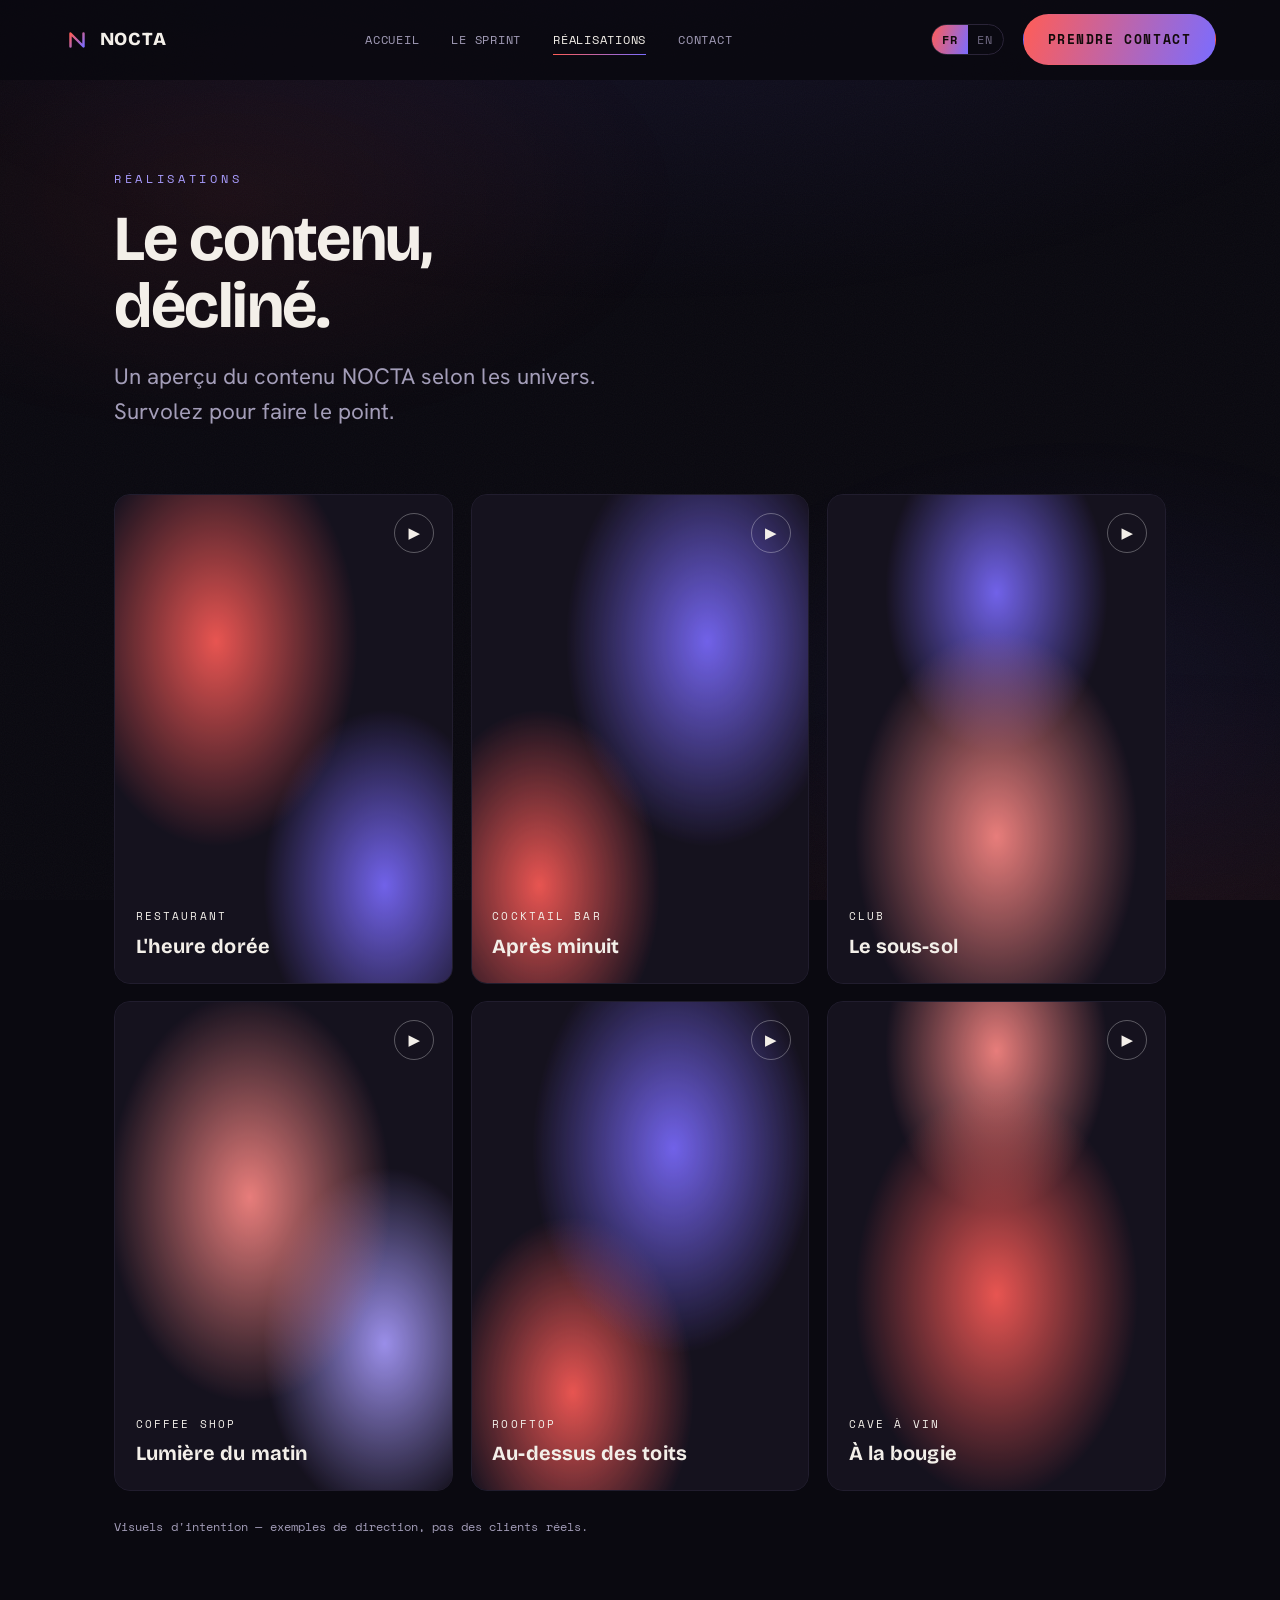
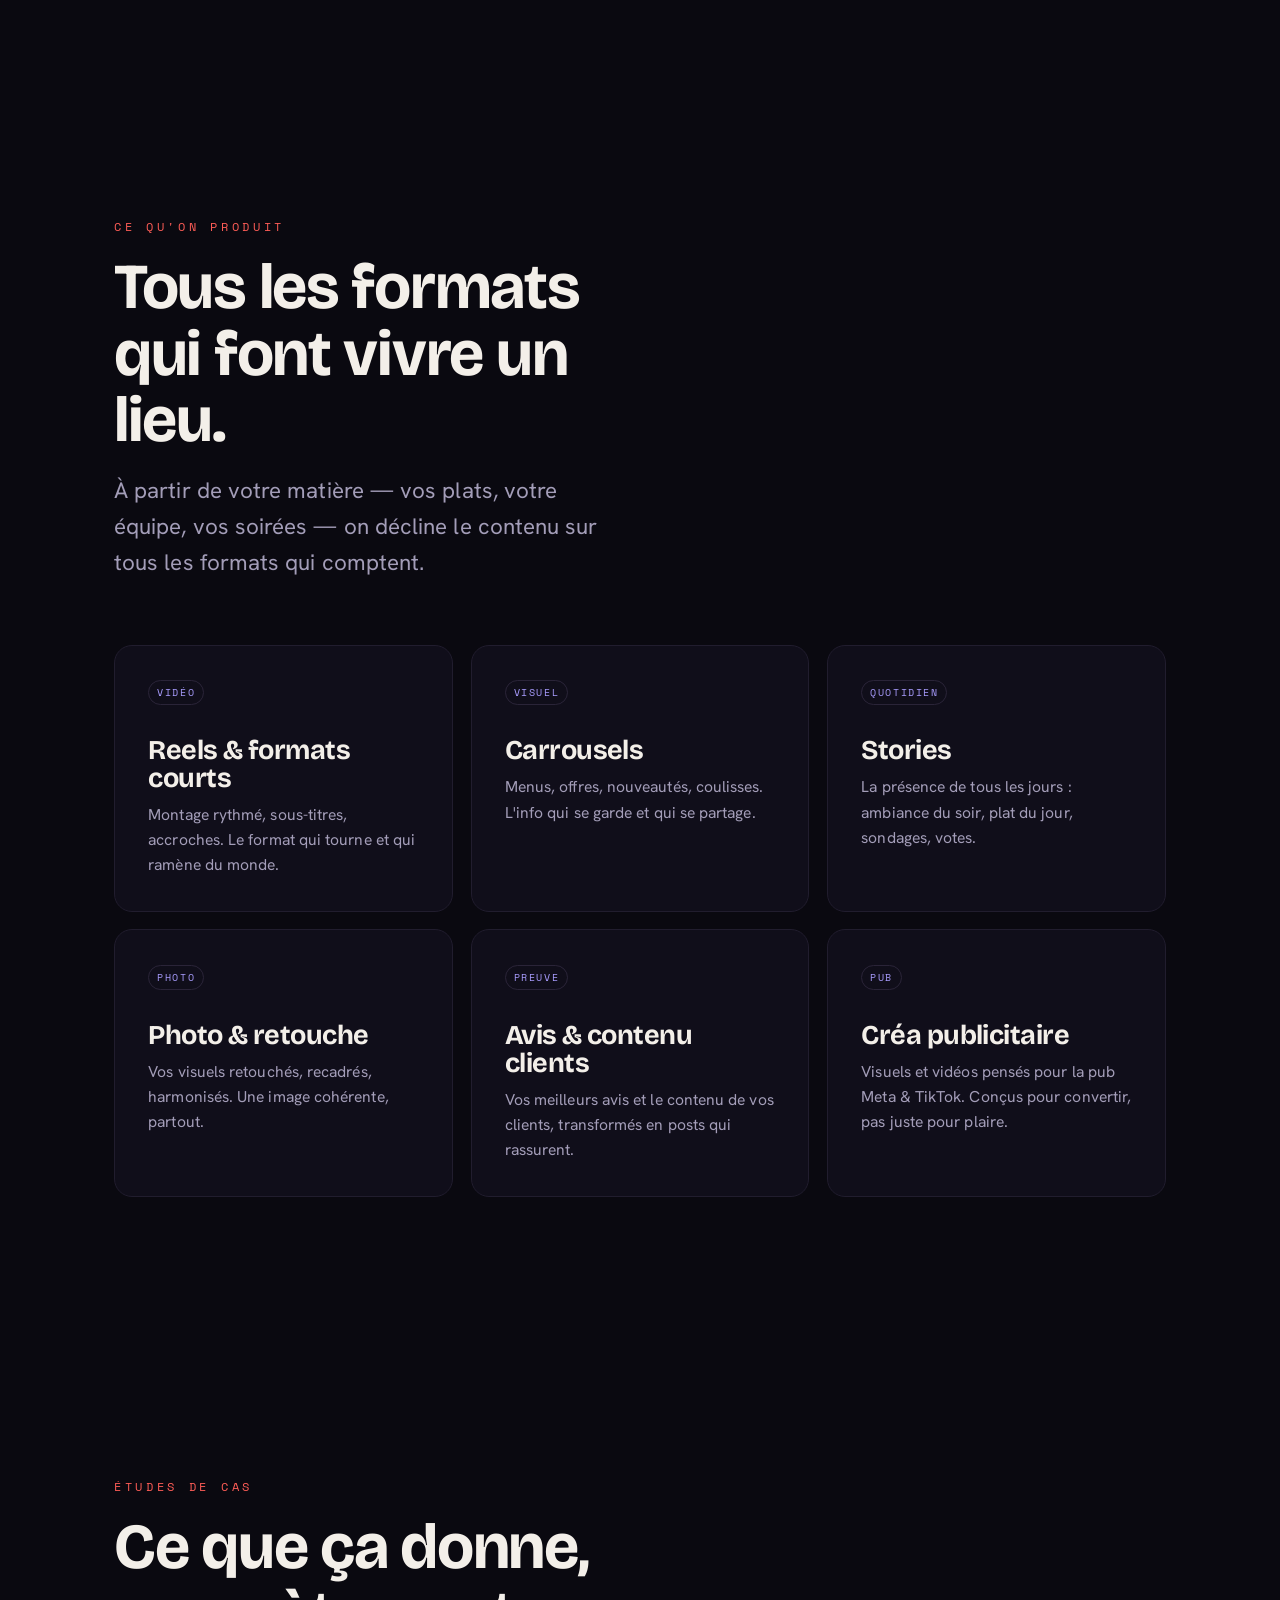
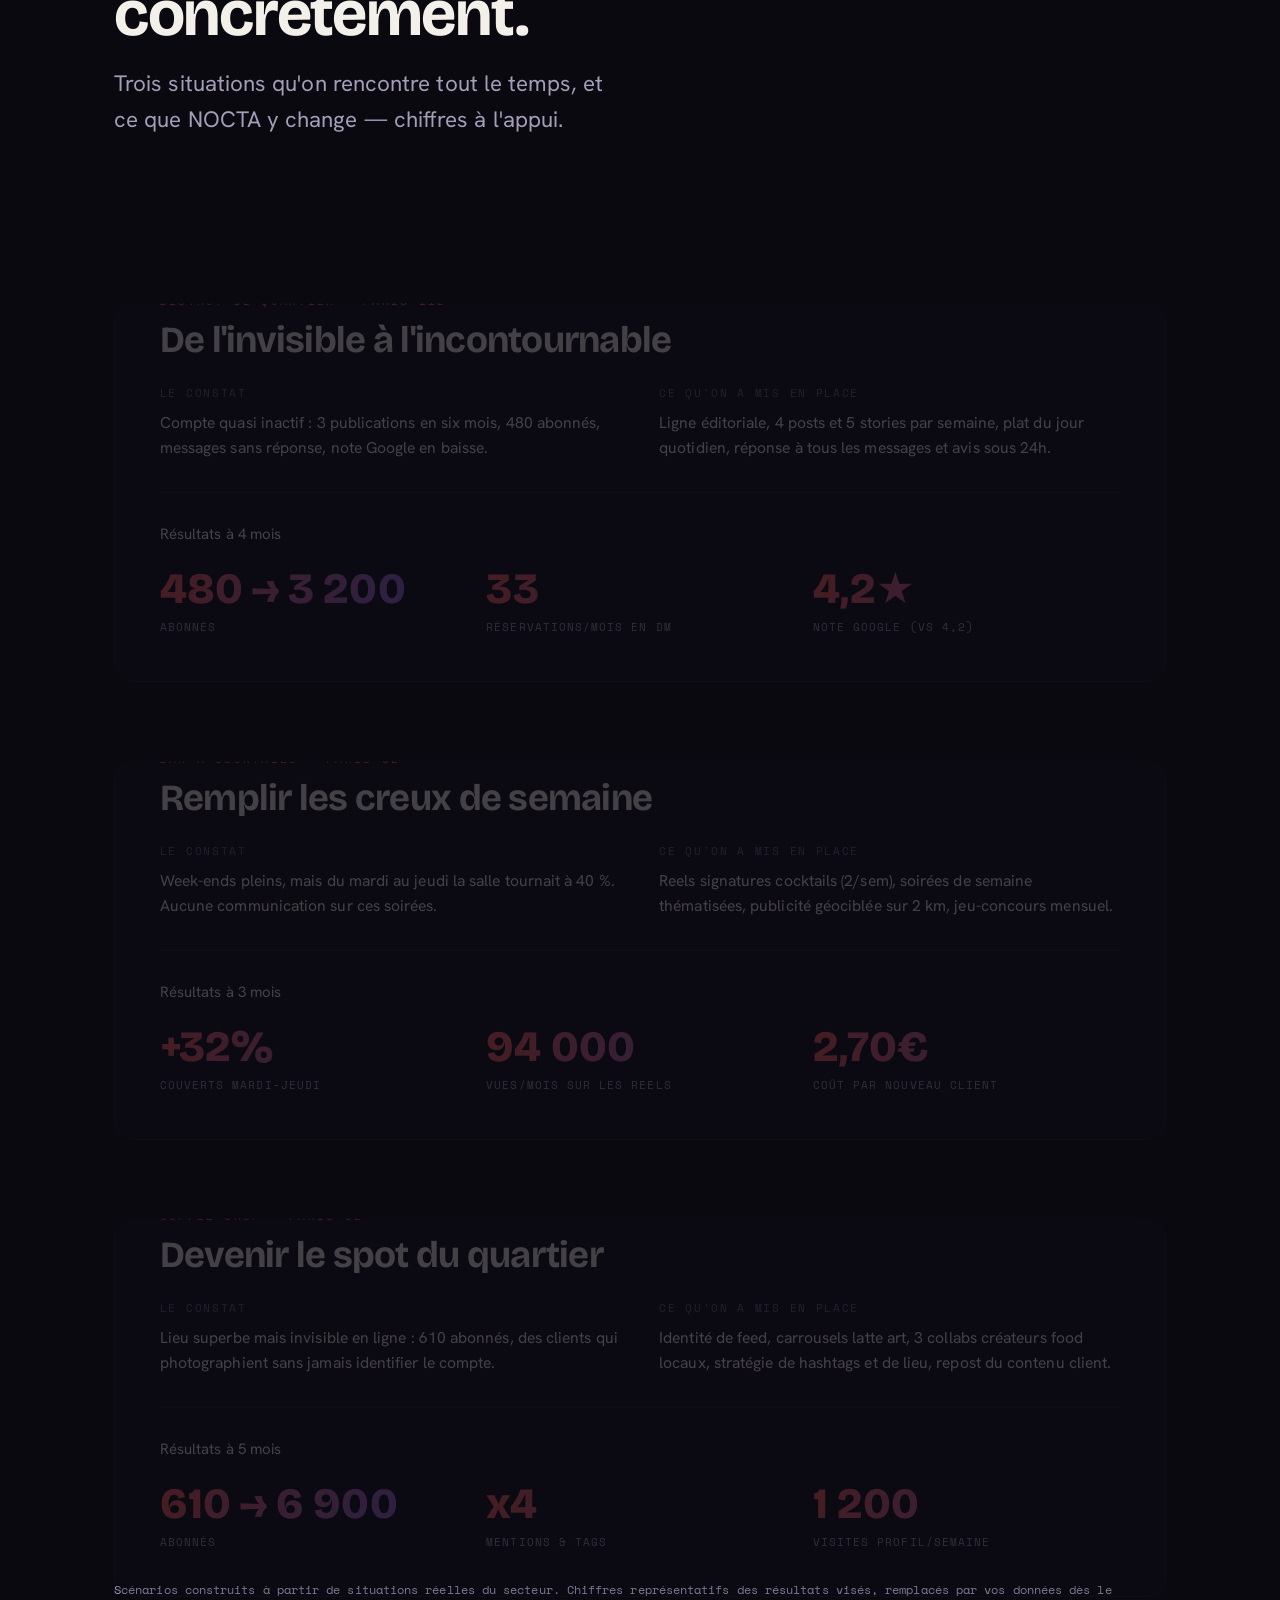
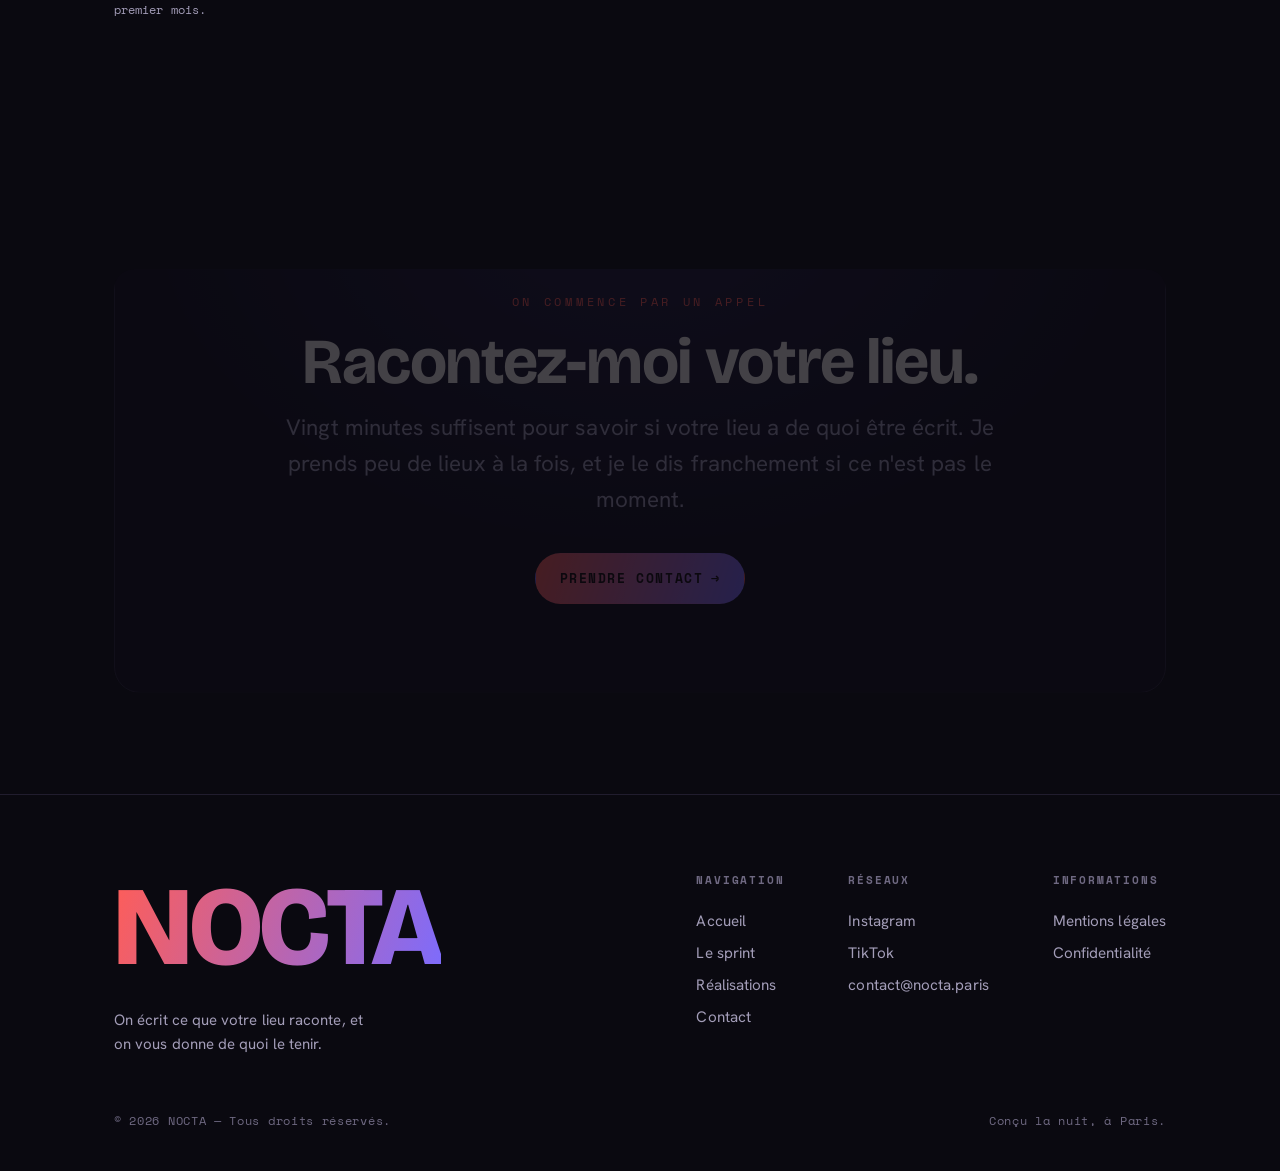
<file: realisations.html>
<!DOCTYPE html>

<html lang="fr">
<head>
<meta charset="utf-8"/>
<meta content="width=device-width, initial-scale=1.0" name="viewport"/>
<title>Réalisations · NOCTA</title>
<meta content="Le regard NOCTA décliné sur différents univers de la nuit parisienne : restaurants, bars, clubs, coffee shops, rooftops, caves." name="description"/>
<link href="https://nocta.paris/realisations" rel="canonical"/>
<meta content="#0a0910" name="theme-color"/>
<link href="/favicon.svg" rel="icon" type="image/svg+xml"/><link href="/apple-touch-icon.png" rel="apple-touch-icon"/>
<meta content="Réalisations · NOCTA" property="og:title"/>
<meta content="https://nocta.paris/og.png" property="og:image"/>
<link href="https://fonts.googleapis.com" rel="preconnect"/>
<link crossorigin="" href="https://fonts.gstatic.com" rel="preconnect"/>
<link href="https://fonts.googleapis.com/css2?family=Bricolage+Grotesque:opsz,wght@12..96,400..800&amp;family=Hanken+Grotesk:wght@400;500;600;700&amp;family=Instrument+Serif:ital@1&amp;family=Space+Mono:wght@400;700&amp;display=swap" rel="stylesheet"/>
<link href="/assets/styles.css?v=12" rel="stylesheet"/>
<meta content="FR-IDF" name="geo.region"/><meta content="Paris" name="geo.placename"/><script type="application/ld+json">{
  "@context": "https://schema.org",
  "@type": "ProfessionalService",
  "@id": "https://nocta.paris/#business",
  "name": "NOCTA",
  "description": "Agence de community management spécialisée dans les lieux d'hôtellerie-restauration (restaurants, bars, clubs, coffee shops) à Paris et en Île-de-France.",
  "url": "https://nocta.paris/",
  "email": "contact@nocta.paris",
  "image": "https://nocta.paris/og.png",
  "logo": "https://nocta.paris/favicon.svg",
  "priceRange": "€€",
  "currenciesAccepted": "EUR",
  "areaServed": [
    {
      "@type": "City",
      "name": "Paris"
    },
    {
      "@type": "AdministrativeArea",
      "name": "Île-de-France"
    }
  ],
  "address": {
    "@type": "PostalAddress",
    "addressLocality": "Paris",
    "addressRegion": "Île-de-France",
    "postalCode": "75000",
    "addressCountry": "FR"
  },
  "knowsAbout": [
    "Community management",
    "Social media marketing",
    "Content creation",
    "Restaurant marketing",
    "Hospitality marketing"
  ],
  "makesOffer": {
    "@type": "Offer",
    "priceCurrency": "EUR",
    "price": "1000",
    "description": "Community management mensuel tout compris pour les lieux d'hôtellerie-restauration"
  }
}</script><meta content="Le regard NOCTA décliné sur différents univers de la nuit parisienne : restaurants, bars, clubs, coffee shops, rooftops, caves." property="og:description"/><meta content="https://nocta.paris/realisations" property="og:url"/><meta content="website" property="og:type"/><meta content="summary_large_image" name="twitter:card"/></head>
<body><a class="skip-link" href="#main">Aller au contenu</a><div class="scroll-progress"><span></span></div><div aria-hidden="true" class="ambient"></div>
<header class="nav">
<a class="brand" href="/"><svg aria-hidden="true" class="mark" viewbox="0 0 32 32"><defs><lineargradient id="bg" x1="0" x2="1" y1="0" y2="1"><stop offset="0" stop-color="#ff5d57"></stop><stop offset="1" stop-color="#7b6cff"></stop></lineargradient></defs><path d="M8 24 V8 L24 24 V8" fill="none" stroke="url(#bg)" stroke-linecap="round" stroke-linejoin="round" stroke-width="3"></path></svg>NOCTA</a>
<nav class="nav-links">
<a data-i18n="nav.home" href="/">Accueil</a>
<a data-i18n="nav.services" href="/prestations">Prestations</a>
<a aria-current="page" data-i18n="nav.work" href="/realisations">Réalisations</a>
<a data-i18n="nav.contact" href="/contact">Contact</a>
</nav>
<div class="nav-right">
<div aria-label="Language" class="lang" role="group"><button aria-pressed="true" data-lang-btn="fr">FR</button><button aria-pressed="false" data-lang-btn="en">EN</button></div>
<a class="btn btn-primary" data-i18n="nav.cta" href="/contact">Prendre contact</a>
<button aria-expanded="false" aria-label="Menu" class="burger"><span></span><span></span><span></span></button>
</div>
</header>
<main id="main">
<section class="section" style="padding-top:clamp(48px,8vw,90px)">
<div class="wrap">
<div class="section-head reveal">
<span class="eyebrow iris" data-i18n="pg.work.eyebrow">Réalisations</span>
<h1 class="h-sec" data-i18n="pg.work.title" style="margin:1rem 0 1.2rem">Le contenu, décliné.</h1>
<p class="lead" data-i18n="work.lead">Un aperçu du contenu NOCTA selon les univers. Survolez pour faire le point.</p>
</div>
<div class="reel-grid">
<div class="reel rack reveal"><div class="glow" style="background:radial-gradient(70% 70% at 30% 30%, #ff5d57, transparent 60%), radial-gradient(60% 60% at 80% 80%, #7b6cff, transparent 60%), #16131f"></div><span class="play">▶</span><div class="meta"><div class="k" data-i18n="work.r1.k">Restaurant</div><div class="t" data-i18n="work.r1.t">L'heure dorée</div></div></div>
<div class="reel rack reveal d1"><div class="glow" style="background:radial-gradient(70% 70% at 70% 30%, #7b6cff, transparent 60%), radial-gradient(60% 60% at 20% 80%, #ff5d57, transparent 60%), #16131f"></div><span class="play">▶</span><div class="meta"><div class="k" data-i18n="work.r2.k">Cocktail bar</div><div class="t" data-i18n="work.r2.t">Après minuit</div></div></div>
<div class="reel rack reveal d2"><div class="glow" style="background:radial-gradient(70% 70% at 50% 70%, #ff8a85, transparent 60%), radial-gradient(60% 60% at 50% 20%, #7b6cff, transparent 55%), #16131f"></div><span class="play">▶</span><div class="meta"><div class="k" data-i18n="work.r3.k">Club</div><div class="t" data-i18n="work.r3.t">Le sous-sol</div></div></div>
<div class="reel rack reveal"><div class="glow" style="background:radial-gradient(70% 70% at 40% 40%, #ff8a85, transparent 60%), radial-gradient(60% 60% at 80% 70%, #a99dff, transparent 60%), #16131f"></div><span class="play">▶</span><div class="meta"><div class="k" data-i18n="work.r4.k">Coffee shop</div><div class="t" data-i18n="work.r4.t">Lumière du matin</div></div></div>
<div class="reel rack reveal d1"><div class="glow" style="background:radial-gradient(70% 70% at 60% 30%, #7b6cff, transparent 60%), radial-gradient(60% 60% at 30% 80%, #ff5d57, transparent 60%), #16131f"></div><span class="play">▶</span><div class="meta"><div class="k" data-i18n="work.r5.k">Rooftop</div><div class="t" data-i18n="work.r5.t">Au-dessus des toits</div></div></div>
<div class="reel rack reveal d2"><div class="glow" style="background:radial-gradient(70% 70% at 50% 60%, #ff5d57, transparent 60%), radial-gradient(60% 60% at 50% 10%, #ff8a85, transparent 55%), #16131f"></div><span class="play">▶</span><div class="meta"><div class="k" data-i18n="work.r6.k">Cave à vin</div><div class="t" data-i18n="work.r6.t">À la bougie</div></div></div>
</div>
<p class="muted reveal" data-i18n="work.disclaimer" style="margin-top:1.6rem; font-family:var(--mono); font-size:.78rem">Visuels d'intention — exemples de direction, pas des clients réels.</p>
</div>
</section><section class="section">
<div class="wrap">
<div class="section-head reveal">
<span class="eyebrow" data-i18n="ct.eyebrow">Ce qu'on produit</span>
<h2 class="h-sec" data-i18n="ct.title">Tous les formats qui font vivre un lieu.</h2>
<p class="lead" data-i18n="ct.lead" style="margin-top:1.2rem">À partir de votre matière — vos plats, votre équipe, vos soirées — on décline le contenu sur tous les formats qui comptent.</p>
</div>
<div class="grid cols-3">
<article class="card tilt reveal"><span class="chip" data-i18n="ct.1.f">Vidéo</span><h3 data-i18n="ct.1.t">Reels &amp; formats courts</h3><p data-i18n="ct.1.d">Montage rythmé, sous-titres, accroches. Le format qui tourne et qui ramène du monde.</p></article>
<article class="card tilt reveal d1"><span class="chip" data-i18n="ct.2.f">Visuel</span><h3 data-i18n="ct.2.t">Carrousels</h3><p data-i18n="ct.2.d">Menus, offres, nouveautés, coulisses. L'info qui se garde et qui se partage.</p></article>
<article class="card tilt reveal d2"><span class="chip" data-i18n="ct.3.f">Quotidien</span><h3 data-i18n="ct.3.t">Stories</h3><p data-i18n="ct.3.d">La présence de tous les jours : ambiance du soir, plat du jour, sondages, votes.</p></article>
<article class="card tilt reveal"><span class="chip" data-i18n="ct.4.f">Photo</span><h3 data-i18n="ct.4.t">Photo &amp; retouche</h3><p data-i18n="ct.4.d">Vos visuels retouchés, recadrés, harmonisés. Une image cohérente, partout.</p></article>
<article class="card tilt reveal d1"><span class="chip" data-i18n="ct.5.f">Preuve</span><h3 data-i18n="ct.5.t">Avis &amp; contenu clients</h3><p data-i18n="ct.5.d">Vos meilleurs avis et le contenu de vos clients, transformés en posts qui rassurent.</p></article>
<article class="card tilt reveal d2"><span class="chip" data-i18n="ct.6.f">Pub</span><h3 data-i18n="ct.6.t">Créa publicitaire</h3><p data-i18n="ct.6.d">Visuels et vidéos pensés pour la pub Meta &amp; TikTok. Conçus pour convertir, pas juste pour plaire.</p></article>
</div>
</div>
</section><section class="section">
<div class="wrap">
<div class="section-head reveal">
<span class="eyebrow" data-i18n="cs.eyebrow">Études de cas</span>
<h2 class="h-sec" data-i18n="cs.title">Ce que ça donne, concrètement.</h2>
<p class="lead" data-i18n="cs.lead" style="margin-top:1.2rem">Trois situations qu'on rencontre tout le temps, et ce que NOCTA y change — chiffres à l'appui.</p>
</div>
<div class="cases">
<article class="case wipe">
<span class="case-kicker" data-i18n="cs.1.k">Bistrot de quartier · Paris 11e</span>
<h3 data-i18n="cs.1.title">De l'invisible à l'incontournable</h3>
<div class="case-body">
<div><div class="lbl" data-i18n="cs.pb">Le constat</div><p data-i18n="cs.1.pb">Compte quasi inactif : 3 publications en six mois, 480 abonnés, messages sans réponse, note Google en baisse.</p></div>
<div><div class="lbl" data-i18n="cs.ac">Ce qu'on a mis en place</div><p data-i18n="cs.1.ac">Ligne éditoriale, 4 posts et 5 stories par semaine, plat du jour quotidien, réponse à tous les messages et avis sous 24h.</p></div>
</div>
<div class="case-metrics"><div class="lbl case-when" data-i18n="cs.1.re" style="grid-column:1/-1; margin-bottom:.2rem">Résultats à 4 mois</div>
<div class="case-metric"><div class="v" data-count="" data-i18n="cs.1.m1v">480 → 3 200</div><div class="l" data-i18n="cs.1.m1l">abonnés</div></div>
<div class="case-metric"><div class="v" data-count="" data-i18n="cs.1.m2v">38</div><div class="l" data-i18n="cs.1.m2l">réservations/mois en DM</div></div>
<div class="case-metric"><div class="v" data-count="" data-i18n="cs.1.m3v">4,8★</div><div class="l" data-i18n="cs.1.m3l">note Google (vs 4,2)</div></div>
</div>
</article>
<article class="case wipe">
<span class="case-kicker" data-i18n="cs.2.k">Bar à cocktails · Paris 9e</span>
<h3 data-i18n="cs.2.title">Remplir les creux de semaine</h3>
<div class="case-body">
<div><div class="lbl" data-i18n="cs.pb">Le constat</div><p data-i18n="cs.2.pb">Week-ends pleins, mais du mardi au jeudi la salle tournait à 40 %. Aucune communication sur ces soirées.</p></div>
<div><div class="lbl" data-i18n="cs.ac">Ce qu'on a mis en place</div><p data-i18n="cs.2.ac">Reels signatures cocktails (2/sem), soirées de semaine thématisées, publicité géociblée sur 2 km, jeu-concours mensuel.</p></div>
</div>
<div class="case-metrics"><div class="lbl case-when" data-i18n="cs.2.re" style="grid-column:1/-1; margin-bottom:.2rem">Résultats à 3 mois</div>
<div class="case-metric"><div class="v" data-count="" data-i18n="cs.2.m1v">+37%</div><div class="l" data-i18n="cs.2.m1l">couverts mardi-jeudi</div></div>
<div class="case-metric"><div class="v" data-count="" data-i18n="cs.2.m2v">94 000</div><div class="l" data-i18n="cs.2.m2l">vues/mois sur les Reels</div></div>
<div class="case-metric"><div class="v" data-count="" data-i18n="cs.2.m3v">3,10€</div><div class="l" data-i18n="cs.2.m3l">coût par nouveau client</div></div>
</div>
</article>
<article class="case wipe">
<span class="case-kicker" data-i18n="cs.3.k">Coffee shop · Paris 3e</span>
<h3 data-i18n="cs.3.title">Devenir le spot du quartier</h3>
<div class="case-body">
<div><div class="lbl" data-i18n="cs.pb">Le constat</div><p data-i18n="cs.3.pb">Lieu superbe mais invisible en ligne : 610 abonnés, des clients qui photographient sans jamais identifier le compte.</p></div>
<div><div class="lbl" data-i18n="cs.ac">Ce qu'on a mis en place</div><p data-i18n="cs.3.ac">Identité de feed, carrousels latte art, 3 collabs créateurs food locaux, stratégie de hashtags et de lieu, repost du contenu client.</p></div>
</div>
<div class="case-metrics"><div class="lbl case-when" data-i18n="cs.3.re" style="grid-column:1/-1; margin-bottom:.2rem">Résultats à 5 mois</div>
<div class="case-metric"><div class="v" data-count="" data-i18n="cs.3.m1v">610 → 6 900</div><div class="l" data-i18n="cs.3.m1l">abonnés</div></div>
<div class="case-metric"><div class="v" data-count="" data-i18n="cs.3.m2v">x5</div><div class="l" data-i18n="cs.3.m2l">mentions &amp; tags</div></div>
<div class="case-metric"><div class="v" data-count="" data-i18n="cs.3.m3v">1 200</div><div class="l" data-i18n="cs.3.m3l">visites profil/semaine</div></div>
</div>
</article>
</div>
<p class="muted reveal" data-i18n="cs.disclaimer" style="margin-top:1.4rem; font-family:var(--mono); font-size:.78rem">Scénarios construits à partir de situations réelles du secteur. Chiffres représentatifs des résultats visés, remplacés par vos données dès le premier mois.</p>
</div>
</section>
<section class="section" style="padding-top:0">
<div class="wrap">
<div class="cta-band wipe">
<span class="eyebrow" data-i18n="cta.eyebrow">Prêt à déléguer ?</span>
<h2 data-i18n="cta.title" style="margin-top:1rem">On s'occupe de tout.</h2>
<p class="lead" data-i18n="cta.lead">Dites-nous où vous en êtes. On vous montre concrètement ce que votre présence peut devenir en un mois.</p>
<a class="btn btn-primary" href="/contact"><span data-i18n="cta.btn">Prendre contact</span><span class="arr">→</span></a>
</div>
</div>
</section>
</main>
<footer class="foot">
<div class="wrap">
<div class="foot-top">
<div><div class="foot-word">NOCTA</div><p class="muted" data-i18n="foot.tagline" style="max-width:32ch; margin-top:1rem">Le contenu de votre lieu, géré de A à Z.</p></div>
<div class="foot-cols">
<div class="foot-col"><h4 data-i18n="foot.nav">Navigation</h4><a data-i18n="nav.home" href="/">Accueil</a><a data-i18n="nav.services" href="/prestations">Prestations</a><a data-i18n="nav.work" href="/realisations">Réalisations</a><a data-i18n="nav.contact" href="/contact">Contact</a></div>
<div class="foot-col"><h4 data-i18n="foot.social">Réseaux</h4><a href="https://instagram.com" rel="noopener" target="_blank">Instagram</a><a href="https://tiktok.com" rel="noopener" target="_blank">TikTok</a><a href="mailto:contact@nocta.paris">contact@nocta.paris</a></div>
<div class="foot-col"><h4 data-i18n="foot.legal">Informations</h4><a data-i18n="foot.mentions" href="/mentions">Mentions légales</a><a data-i18n="foot.privacy" href="/confidentialite">Confidentialité</a></div></div>
</div>
<div class="foot-bottom"><span>© <span id="yr"></span> NOCTA — <span data-i18n="foot.rights">Tous droits réservés.</span></span><span data-i18n="foot.made">Conçu la nuit, à Paris.</span></div>
</div>
</footer>
<script>document.getElementById("yr").textContent = new Date().getFullYear();</script>
<script src="/assets/i18n.js?v=12"></script>
<script src="/assets/app.js?v=12"></script>
</body>
</html>
</file>
<file: assets/styles.css>
/* ============================================================
   NOCTA — design system
   « après minuit, vu à travers l'objectif »
   ============================================================ */

:root{
  /* palette — nocturnal duotone, no yellow */
  --ink:        #0a0910;
  --ink-2:      #100e1a;
  --ink-3:      #16131f;
  --card:       #181425;
  --line:       #2a2438;
  --line-soft:  #211d2e;

  --coral:      #ff5d57;   /* primary neon — the lens light */
  --coral-soft: #ff8a85;
  --iris:       #7b6cff;   /* secondary neon — electric indigo */
  --iris-soft:  #a99dff;

  --cream:      #f3efe9;
  --smoke:      #a39db8;   /* muted, cool grey-violet */
  --smoke-dim:  #6f6982;

  --grad: linear-gradient(108deg, var(--coral) 0%, var(--iris) 100%);

  /* type */
  --display: "Bricolage Grotesque", system-ui, sans-serif;
  --serif:   "Instrument Serif", Georgia, serif;
  --body:    "Hanken Grotesk", system-ui, sans-serif;
  --mono:    "Space Mono", ui-monospace, monospace;

  --maxw: 1180px;
  --pad: clamp(20px, 5vw, 64px);

  --ease: cubic-bezier(.22,.61,.36,1);
}

*{ box-sizing:border-box; margin:0; padding:0; }
html{ scroll-behavior:smooth; -webkit-text-size-adjust:100%; }
@media (prefers-reduced-motion: reduce){ html{ scroll-behavior:auto; } }

body{
  background:var(--ink);
  color:var(--cream);
  font-family:var(--body);
  font-weight:400;
  line-height:1.6;
  font-size:clamp(15px, 1.05vw, 17px);
  letter-spacing:.005em;
  overflow-x:hidden;
  -webkit-font-smoothing:antialiased;
  text-rendering:optimizeLegibility;
}

/* ambient grain + vignette over the whole page */
body::before{
  content:""; position:fixed; inset:0; z-index:0; pointer-events:none;
  background:
    radial-gradient(120% 80% at 50% -10%, rgba(123,108,255,.10), transparent 55%),
    radial-gradient(90% 60% at 90% 110%, rgba(255,93,87,.08), transparent 60%);
}
body::after{
  content:""; position:fixed; inset:0; z-index:0; pointer-events:none; opacity:.035;
  background-image:url("data:image/svg+xml,%3Csvg xmlns='http://www.w3.org/2000/svg' width='160' height='160'%3E%3Cfilter id='n'%3E%3CfeTurbulence type='fractalNoise' baseFrequency='.9' numOctaves='2'/%3E%3C/filter%3E%3Crect width='100%25' height='100%25' filter='url(%23n)'/%3E%3C/svg%3E");
}
main, header, footer{ position:relative; z-index:1; }

a{ color:inherit; text-decoration:none; }
img{ max-width:100%; display:block; }
::selection{ background:var(--coral); color:var(--ink); }

.wrap{ width:100%; max-width:var(--maxw); margin-inline:auto; padding-inline:var(--pad); }
#prestations, #realisations, #contact{ scroll-margin-top:84px; }

/* ---------- type scale ---------- */
.eyebrow{
  font-family:var(--mono); font-size:.72rem; font-weight:400;
  letter-spacing:.32em; text-transform:uppercase; color:var(--coral);
}
.eyebrow.iris{ color:var(--iris-soft); }
h1,h2,h3{ font-family:var(--display); font-weight:700; line-height:1.02; letter-spacing:-.02em; }
.serif{ font-family:var(--serif); font-style:italic; font-weight:400; letter-spacing:0; }

.h-hero{ font-size:clamp(3.4rem, 12vw, 9rem); }
.h-sec{ font-size:clamp(2.1rem, 5.5vw, 4rem); line-height:1.04; }
.h-sub{ font-size:clamp(1.35rem, 3vw, 2.1rem); line-height:1.1; }
.lead{ font-size:clamp(1.1rem,1.8vw,1.4rem); color:var(--smoke); max-width:60ch; }
.muted{ color:var(--smoke); }
.dim{ color:var(--smoke-dim); }

/* ---------- buttons ---------- */
.btn{
  position:relative; display:inline-flex; align-items:center; gap:.6em;
  font-family:var(--mono); font-size:.82rem; letter-spacing:.12em; text-transform:uppercase;
  padding:1.05em 1.8em; border-radius:100px; border:1px solid transparent;
  cursor:pointer; transition:transform .4s var(--ease), box-shadow .4s var(--ease), background .3s;
  will-change:transform;
}
.btn-primary{ background:var(--grad); color:#120a0a; font-weight:700;
  box-shadow:0 0 0 0 rgba(255,93,87,0); }
.btn-primary:hover{ box-shadow:0 14px 50px -12px rgba(255,93,87,.55); }
.btn-ghost{ border-color:var(--line); color:var(--cream); background:rgba(255,255,255,.015); }
.btn-ghost:hover{ border-color:var(--coral); color:#fff; }
.btn .arr{ transition:transform .4s var(--ease); }
.btn:hover .arr{ transform:translateX(4px); }

/* ---------- header / nav ---------- */
.nav{
  position:sticky; top:0; z-index:50;
  display:flex; align-items:center; justify-content:space-between;
  padding:.9rem var(--pad);
  background:rgba(10,9,16,.86);
  border-bottom:1px solid transparent; transition:border-color .4s, background .4s;
}
.nav.scrolled{ border-bottom-color:var(--line-soft); background:rgba(10,9,16,.95); }
.brand{ display:flex; align-items:center; gap:.6rem; font-family:var(--display); font-weight:800;
  font-size:1.15rem; letter-spacing:.04em; }
.brand .mark{ width:26px; height:26px; }
.nav-links{ display:flex; align-items:center; gap:2rem; }
.nav-links a{ font-family:var(--mono); font-size:.78rem; letter-spacing:.06em; text-transform:uppercase;
  color:var(--smoke); transition:color .3s; position:relative; padding:.3em 0; }
.nav-links a:hover, .nav-links a[aria-current="page"]{ color:var(--cream); }
.nav-links a[aria-current="page"]::after{ content:""; position:absolute; left:0; right:0; bottom:-2px;
  height:1px; background:var(--grad); }
.nav-right{ display:flex; align-items:center; gap:1.2rem; }

/* lang toggle */
.lang{ display:inline-flex; border:1px solid var(--line); border-radius:100px; overflow:hidden; }
.lang button{ background:none; border:0; cursor:pointer; color:var(--smoke-dim);
  font-family:var(--mono); font-size:.72rem; letter-spacing:.08em; padding:.5em .85em; transition:.3s; }
.lang button[aria-pressed="true"]{ background:var(--grad); color:#120a0a; font-weight:700; }

.burger{ display:none; background:none; border:0; cursor:pointer; width:30px; height:30px; }
.burger span{ display:block; height:1.5px; width:24px; background:var(--cream); margin:5px auto; transition:.3s; }

/* ---------- sections ---------- */
.section{ padding-block:clamp(72px, 11vw, 150px); }
.section-head{ max-width:62ch; margin-bottom:clamp(2.5rem,5vw,4rem); }
.section-head .eyebrow{ display:block; margin-bottom:1.1rem; }
.rule{ height:1px; background:var(--line-soft); border:0; }

/* ---------- hero ---------- */
.hero{ position:relative; min-height:92vh; display:flex; align-items:center; overflow:hidden; }
#bokeh{ position:absolute; inset:0; width:100%; height:100%; z-index:0; display:block; }
.hero-fallback{ position:absolute; inset:0; z-index:0;
  background:radial-gradient(60% 50% at 30% 30%, rgba(255,93,87,.16), transparent 60%),
             radial-gradient(50% 60% at 80% 70%, rgba(123,108,255,.18), transparent 60%); }
.hero .wrap{ position:relative; z-index:2; }
.hero-kicker{ display:inline-flex; align-items:center; gap:.8rem; margin-bottom:1.6rem; }
.hero-kicker .dot{ width:7px; height:7px; border-radius:50%; background:var(--coral); box-shadow:0 0 12px var(--coral); animation:pulse 2.4s infinite; }
@keyframes pulse{ 0%,100%{opacity:1} 50%{opacity:.35} }
.wordmark{ font-family:var(--display); font-weight:800; font-size:clamp(4.5rem,18vw,15rem);
  line-height:.85; letter-spacing:-.04em;
  background:var(--grad); -webkit-background-clip:text; background-clip:text; color:transparent;
  filter:drop-shadow(0 0 38px rgba(255,93,87,.28)); }
.flicker{ animation:flick 6s infinite steps(1); }
@keyframes flick{ 0%,96%,100%{opacity:1} 97%{opacity:.55} 98%{opacity:1} 98.5%{opacity:.7} }
.hero-tag{ font-family:var(--serif); font-style:italic; font-size:clamp(1.5rem,4vw,2.6rem);
  color:var(--cream); margin-top:.6rem; line-height:1.15; max-width:18ch; }
.hero-tag b{ font-style:normal; font-family:var(--display); font-weight:700;
  background:var(--grad); -webkit-background-clip:text; background-clip:text; color:transparent; }
.hero-cta{ display:flex; flex-wrap:wrap; gap:1rem; margin-top:2.6rem; }
.scroll-hint{ position:absolute; bottom:1.6rem; left:50%; transform:translateX(-50%); z-index:2;
  font-family:var(--mono); font-size:.66rem; letter-spacing:.3em; text-transform:uppercase; color:var(--smoke-dim); }
.scroll-hint::before{ content:""; display:block; width:1px; height:38px; margin:0 auto .8rem;
  background:linear-gradient(var(--coral), transparent); animation:drop 2s infinite; }
@keyframes drop{ 0%{transform:scaleY(0); transform-origin:top} 50%{transform:scaleY(1); transform-origin:top} 51%{transform-origin:bottom} 100%{transform:scaleY(0); transform-origin:bottom} }

/* ---------- marquee ---------- */
.marquee{ border-block:1px solid var(--line-soft); overflow:hidden; padding-block:1.4rem; }
.marquee-track{ display:flex; gap:3.5rem; width:max-content; animation:scroll-x 32s linear infinite; }
.marquee:hover .marquee-track{ animation-play-state:paused; }
.marquee-item{ font-family:var(--display); font-weight:600; font-size:clamp(1.3rem,3vw,2.2rem);
  color:var(--smoke); white-space:nowrap; display:flex; align-items:center; gap:3.5rem; letter-spacing:-.01em; }
.marquee-item::after{ content:"✳"; color:var(--coral); font-size:.7em; }
@keyframes scroll-x{ to{ transform:translateX(-50%); } }
@media (prefers-reduced-motion: reduce){ .marquee-track{ animation:none; } }

/* ---------- manifesto ---------- */
.manifesto p{ font-family:var(--display); font-weight:500; font-size:clamp(1.6rem,4.2vw,3rem);
  line-height:1.18; letter-spacing:-.02em; max-width:20ch; }
.manifesto .serif{ color:var(--coral-soft); }
.manifesto em{ font-family:var(--serif); font-style:italic; color:var(--iris-soft); }

/* ---------- rack-focus signature ---------- */
.rack{ filter:blur(7px) saturate(.55) brightness(.85); opacity:.55;
  transition:filter .7s var(--ease), opacity .7s var(--ease), transform .7s var(--ease); }
.rack.in-focus{ filter:blur(0) saturate(1) brightness(1); opacity:1; }
@media (prefers-reduced-motion: reduce){ .rack{ filter:none; opacity:1; } }

/* the before/after focus demo */
.focus-demo{ display:grid; grid-template-columns:1fr 1fr; gap:1px; background:var(--line-soft);
  border:1px solid var(--line-soft); border-radius:18px; overflow:hidden; }
.focus-pane{ background:var(--ink-2); padding:clamp(1.6rem,4vw,3rem); min-height:300px;
  display:flex; flex-direction:column; justify-content:flex-end; gap:.8rem; position:relative; }
.focus-pane .tag{ font-family:var(--mono); font-size:.7rem; letter-spacing:.2em; text-transform:uppercase; }
.focus-pane.bad{ filter:grayscale(.55) brightness(.82); }
.focus-pane.bad .tag{ color:var(--smoke-dim); }
.focus-pane.good .tag{ color:var(--coral); }
.focus-pane .big{ font-family:var(--display); font-weight:700; font-size:clamp(1.4rem,3vw,2.1rem); line-height:1.05; }
.focus-pane::before{ content:""; position:absolute; inset:0; opacity:.5; }
.focus-pane.bad::before{ background:radial-gradient(80% 80% at 30% 80%, rgba(120,120,140,.2), transparent); }
.focus-pane.good::before{ background:radial-gradient(80% 90% at 70% 20%, rgba(255,93,87,.2), transparent 60%),
                                    radial-gradient(70% 80% at 20% 90%, rgba(123,108,255,.18), transparent 60%); }

/* ---------- cards grid ---------- */
.grid{ display:grid; gap:1.1rem; }
.grid.cols-3{ grid-template-columns:repeat(3,1fr); }
.grid.cols-2{ grid-template-columns:repeat(2,1fr); }

.card{
  position:relative; background:var(--ink-2); border:1px solid var(--line-soft);
  border-radius:18px; padding:clamp(1.6rem,2.6vw,2.3rem);
  transition:border-color .4s, transform .5s var(--ease); overflow:hidden;
  transform-style:preserve-3d;
}
.card::before{ /* cursor spotlight */
  content:""; position:absolute; inset:0; opacity:0; transition:opacity .4s; pointer-events:none;
  background:radial-gradient(380px circle at var(--mx,50%) var(--my,50%), rgba(255,93,87,.14), transparent 45%);
}
.card:hover{ border-color:var(--line); }
.card:hover::before{ opacity:1; }
.card .num{ font-family:var(--mono); font-size:.72rem; letter-spacing:.2em; color:var(--coral); }
.card h3{ font-size:clamp(1.25rem,2.4vw,1.7rem); margin:.9rem 0 .6rem; }
.card p{ color:var(--smoke); font-size:.98rem; }
.card .ico{ width:34px; height:34px; margin-bottom:1.1rem; color:var(--coral); }

/* ---------- pricing ---------- */
.tiers{ display:grid; grid-template-columns:repeat(3,1fr); gap:1.1rem; align-items:stretch; }
.tier{ position:relative; background:var(--ink-2); border:1px solid var(--line-soft); border-radius:22px;
  padding:clamp(1.8rem,2.6vw,2.6rem); display:flex; flex-direction:column; transition:.5s var(--ease); }
.tier.feature{ border-color:transparent; background:
  linear-gradient(var(--ink-2),var(--ink-2)) padding-box,
  var(--grad) border-box; transform:translateY(-6px); }
.tier .badge{ position:absolute; top:-1px; right:1.6rem; transform:translateY(-50%);
  font-family:var(--mono); font-size:.62rem; letter-spacing:.18em; text-transform:uppercase;
  background:var(--grad); color:#120a0a; font-weight:700; padding:.4em .9em; border-radius:100px; }
.tier .t-name{ font-family:var(--display); font-weight:700; font-size:1.5rem; }
.tier .t-desc{ color:var(--smoke); font-size:.92rem; margin:.4rem 0 1.4rem; min-height:2.4em; }
.tier .price{ font-family:var(--display); font-weight:800; font-size:clamp(2.4rem,5vw,3.2rem); line-height:1; }
.tier .price small{ font-family:var(--mono); font-size:.8rem; font-weight:400; color:var(--smoke); letter-spacing:.05em; }
.tier ul{ list-style:none; margin:1.6rem 0; display:grid; gap:.7rem; }
.tier li{ display:flex; gap:.7rem; font-size:.94rem; color:var(--cream); align-items:flex-start; }
.tier li::before{ content:"›"; color:var(--coral); font-family:var(--mono); }
.tier li.off{ color:var(--smoke-dim); }
.tier li.off::before{ content:"·"; color:var(--smoke-dim); }
.tier .btn{ margin-top:auto; justify-content:center; }

/* ---------- steps ---------- */
.steps{ display:grid; gap:1px; background:var(--line-soft); border:1px solid var(--line-soft); border-radius:18px; overflow:hidden; }
.step{ background:var(--ink-2); padding:clamp(1.6rem,3vw,2.4rem); display:grid; grid-template-columns:auto 1fr; gap:1.4rem; align-items:start; }
.step .n{ font-family:var(--display); font-weight:800; font-size:2.4rem; line-height:1;
  background:var(--grad); -webkit-background-clip:text; background-clip:text; color:transparent; }
.step h3{ font-size:1.3rem; margin-bottom:.4rem; }
.step p{ color:var(--smoke); }

/* ---------- showreel / work ---------- */
.reel-grid{ display:grid; grid-template-columns:repeat(3,1fr); gap:1.1rem; }
.reel{ position:relative; aspect-ratio:9/13; border-radius:16px; overflow:hidden; border:1px solid var(--line-soft);
  background:var(--ink-3); display:flex; align-items:flex-end; padding:1.3rem; cursor:pointer; }
.reel .glow{ position:absolute; inset:0; z-index:0; opacity:.9; transition:transform .8s var(--ease); }
.reel:hover .glow{ transform:scale(1.06); }
.reel .meta{ position:relative; z-index:1; }
.reel .meta .k{ font-family:var(--mono); font-size:.66rem; letter-spacing:.2em; text-transform:uppercase; color:var(--cream); }
.reel .meta .t{ font-family:var(--display); font-weight:700; font-size:1.25rem; margin-top:.3rem; }
.reel .play{ position:absolute; top:1.1rem; right:1.1rem; z-index:1; width:40px; height:40px; border-radius:50%;
  border:1px solid rgba(255,255,255,.3); display:grid; place-items:center; 
  transition:.4s; }
.reel:hover .play{ background:var(--grad); border-color:transparent; transform:scale(1.08); }

/* ---------- stats ---------- */
.stats{ display:grid; grid-template-columns:repeat(3,1fr); gap:1.1rem; }
.stat.card{ text-align:left; }
.stat .num{ display:inline-block; margin-bottom:1rem; }
.stat .v{ font-family:var(--display); font-weight:800; font-size:clamp(2.6rem,6vw,4.2rem); line-height:1;
  background:var(--grad); -webkit-background-clip:text; background-clip:text; color:transparent; }
.stat .l{ font-family:var(--mono); font-size:.74rem; letter-spacing:.14em; text-transform:uppercase; color:var(--smoke); margin-top:.7rem; min-height:2.4em; }

/* ---------- big CTA ---------- */
.cta-band{ position:relative; border-radius:26px; overflow:hidden; border:1px solid var(--line);
  padding:clamp(2.5rem,7vw,5.5rem); text-align:center;
  background:radial-gradient(80% 120% at 50% 0%, rgba(123,108,255,.16), transparent 60%), var(--ink-2); }
.cta-band h2{ font-size:clamp(2rem,6vw,4rem); margin-bottom:1rem; }
.cta-band .serif{ color:var(--coral-soft); }
.cta-band .lead{ margin:0 auto 2.2rem; }

/* ---------- contact / form ---------- */
.form-grid{ display:grid; grid-template-columns:1fr 1fr; gap:1rem; }
.field{ display:flex; flex-direction:column; gap:.5rem; }
.field.full{ grid-column:1 / -1; }
.field label{ font-family:var(--mono); font-size:.7rem; letter-spacing:.16em; text-transform:uppercase; color:var(--smoke); }
.field input, .field select, .field textarea{
  background:var(--ink-3); border:1px solid var(--line-soft); border-radius:12px; color:var(--cream);
  font-family:var(--body); font-size:1rem; padding:.9em 1em; transition:border-color .3s; width:100%; }
.field input:focus, .field select:focus, .field textarea:focus{ outline:none; border-color:var(--coral); }
.field textarea{ min-height:140px; resize:vertical; }
.field select{
  appearance:none; -webkit-appearance:none; -moz-appearance:none;
  color-scheme:dark; cursor:pointer; padding-right:2.6em;
  background-image:url("data:image/svg+xml,%3Csvg xmlns='http://www.w3.org/2000/svg' viewBox='0 0 20 20' fill='none'%3E%3Cpath d='M5 7l5 5 5-5' stroke='%23ff5d57' stroke-width='2' stroke-linecap='round' stroke-linejoin='round'/%3E%3C/svg%3E");
  background-repeat:no-repeat; background-position:right 1em center; background-size:14px;
}
.field select:focus{
  background-image:url("data:image/svg+xml,%3Csvg xmlns='http://www.w3.org/2000/svg' viewBox='0 0 20 20' fill='none'%3E%3Cpath d='M5 7l5 5 5-5' stroke='%237b6cff' stroke-width='2' stroke-linecap='round' stroke-linejoin='round'/%3E%3C/svg%3E");
}
.field select option{ background:var(--ink-2); color:var(--cream); }

.contact-rows{ display:grid; gap:1.6rem; }
.contact-row{ display:flex; justify-content:space-between; align-items:baseline; gap:1rem; padding-bottom:1.2rem; border-bottom:1px solid var(--line-soft); }
.contact-row .k{ font-family:var(--mono); font-size:.74rem; letter-spacing:.14em; text-transform:uppercase; color:var(--smoke); }
.contact-row .v{ font-family:var(--display); font-weight:600; font-size:clamp(1.1rem,2.5vw,1.6rem); }
.contact-row a.v:hover{ color:var(--coral); }

/* ---------- footer ---------- */
.foot{ border-top:1px solid var(--line-soft); padding-block:clamp(3rem,6vw,5rem) 2.5rem; }
.foot-top{ display:flex; justify-content:space-between; flex-wrap:wrap; gap:2.5rem; }
.foot-word{ display:block; font-family:var(--display); font-weight:800; font-size:clamp(3rem,10vw,7rem); line-height:1;
  background:var(--grad); -webkit-background-clip:text; background-clip:text; color:transparent; letter-spacing:-.03em;
  padding-bottom:.08em; }
.foot-cols{ display:flex; gap:4rem; flex-wrap:wrap; }
.foot-col h4{ font-family:var(--mono); font-size:.7rem; letter-spacing:.16em; text-transform:uppercase; color:var(--smoke-dim); margin-bottom:1rem; }
.foot-col a{ display:block; color:var(--smoke); font-size:.95rem; padding:.25em 0; transition:color .3s; }
.foot-col a:hover{ color:var(--cream); }
.foot-bottom{ display:flex; justify-content:space-between; flex-wrap:wrap; gap:1rem; margin-top:3.5rem;
  font-family:var(--mono); font-size:.72rem; letter-spacing:.06em; color:var(--smoke-dim); }

/* ---------- reveal ---------- */
.reveal{ opacity:0; transform:translateY(26px); transition:opacity .8s var(--ease), transform .8s var(--ease); }
.reveal.shown{ opacity:1; transform:none; }
.reveal.d1{ transition-delay:.08s } .reveal.d2{ transition-delay:.16s } .reveal.d3{ transition-delay:.24s }
@media (prefers-reduced-motion: reduce){ .reveal{ opacity:1; transform:none; } }
@media (scripting: none){ .reveal{ opacity:1; transform:none; } .rack{ filter:none; opacity:1; } }

/* ---------- mobile ---------- */
@media (max-width:900px){
  .grid.cols-3, .tiers, .reel-grid, .stats{ grid-template-columns:1fr; }
  .grid.cols-2, .focus-demo, .form-grid{ grid-template-columns:1fr; }
  .tier.feature{ transform:none; }
  .nav-links{ position:fixed; inset:0 0 0 auto; width:min(78vw,340px); flex-direction:column;
    align-items:flex-start; justify-content:center; gap:1.6rem; padding:2rem var(--pad);
    background:var(--ink-2); border-left:1px solid var(--line); transform:translateX(100%);
    transition:transform .45s var(--ease); }
  .nav-links.open{ transform:none; }
  .nav-links a{ font-size:1.1rem; }
  .burger{ display:block; }
  .foot-top{ flex-direction:column; }
}
@media (max-width:560px){
  .focus-pane{ min-height:220px; }
  .step{ grid-template-columns:1fr; gap:.6rem; }
  .contact-row{ flex-direction:column; gap:.3rem; }
}

/* ============================================================
   Conviction blocks — content types, case studies, FAQ, why
   ============================================================ */

/* format chip (content types) */
.chip{ display:inline-block; font-family:var(--mono); font-size:.62rem; letter-spacing:.16em;
  text-transform:uppercase; color:var(--iris-soft); border:1px solid var(--line); border-radius:100px;
  padding:.35em .8em; margin-bottom:1.1rem; }

/* case studies */
.cases{ display:grid; gap:1.1rem; }
.case{ background:var(--ink-2); border:1px solid var(--line-soft); border-radius:20px;
  padding:clamp(1.7rem,3.5vw,3rem); transition:border-color .4s; }
.case:hover{ border-color:var(--line); }
.case-kicker{ font-family:var(--mono); font-size:.7rem; letter-spacing:.2em; text-transform:uppercase; color:var(--coral); }
.case h3{ font-size:clamp(1.5rem,3.5vw,2.3rem); margin:.55rem 0 1.6rem; line-height:1.05; }
.case-body{ display:grid; grid-template-columns:1fr 1fr; gap:1.4rem 2.4rem; }
.case-body .lbl{ font-family:var(--mono); font-size:.66rem; letter-spacing:.16em; text-transform:uppercase;
  color:var(--smoke-dim); margin-bottom:.5rem; }
.case-body p{ color:var(--cream); font-size:.98rem; }
.case-metrics{ display:grid; grid-template-columns:repeat(3,1fr); gap:1.2rem; margin-top:2rem;
  padding-top:1.8rem; border-top:1px solid var(--line-soft); }
.case-metric .v{ font-family:var(--display); font-weight:800; font-size:clamp(1.7rem,4vw,2.7rem); line-height:1;
  background:var(--grad); -webkit-background-clip:text; background-clip:text; color:transparent; }
.case-metric .l{ font-family:var(--mono); font-size:.66rem; letter-spacing:.1em; text-transform:uppercase;
  color:var(--smoke); margin-top:.5rem; }
@media (max-width:700px){ .case-body{ grid-template-columns:1fr; } }

/* why band */
.why{ display:grid; grid-template-columns:repeat(3,1fr); gap:1.1rem; }
.why-item{ padding:1.7rem; border:1px solid var(--line-soft); border-radius:16px; background:var(--ink-2);
  transition:border-color .4s, transform .5s var(--ease); }
.why-item:hover{ border-color:var(--line); }
.why-item .h{ font-family:var(--display); font-weight:700; font-size:1.2rem; margin-bottom:.5rem; }
.why-item .h::before{ content:"✳"; color:var(--coral); margin-right:.5rem; font-size:.8em; }
.why-item p{ color:var(--smoke); font-size:.95rem; }
@media (max-width:900px){ .why{ grid-template-columns:1fr; } }

/* FAQ accordion */
.faq{ display:grid; gap:.6rem; max-width:840px; }
.faq-item{ border:1px solid var(--line-soft); border-radius:14px; background:var(--ink-2); overflow:hidden;
  transition:border-color .4s; }
.faq-item.open{ border-color:var(--line); }
.faq-q{ width:100%; text-align:left; background:none; border:0; cursor:pointer; color:var(--cream);
  font-family:var(--display); font-weight:600; font-size:clamp(1.02rem,2vw,1.22rem);
  padding:1.15rem 1.4rem; display:flex; justify-content:space-between; align-items:center; gap:1rem; }
.faq-q .pm{ font-family:var(--mono); color:var(--coral); transition:transform .35s var(--ease); flex:none; font-size:1.2rem; }
.faq-item.open .faq-q .pm{ transform:rotate(45deg); }
.faq-a{ display:grid; grid-template-rows:0fr; transition:grid-template-rows .35s var(--ease); }
.faq-item.open .faq-a{ grid-template-rows:1fr; }
.faq-a > div{ overflow:hidden; }
.faq-a p{ color:var(--smoke); padding:0 1.4rem 1.25rem; font-size:.97rem; }

/* ============================================================
   Swipeable narrative ("le parcours")
   ============================================================ */
.story-head{ display:flex; align-items:flex-end; justify-content:space-between; gap:1rem; flex-wrap:wrap; }
.story-hint{ font-family:var(--mono); font-size:.72rem; letter-spacing:.18em; text-transform:uppercase;
  color:var(--smoke-dim); display:inline-flex; align-items:center; gap:.5rem; }
.story-hint .sw{ display:inline-block; animation:swish 1.8s var(--ease) infinite; }
@keyframes swish{ 0%,100%{transform:translateX(0)} 50%{transform:translateX(6px)} }
@media (prefers-reduced-motion: reduce){ .story-hint .sw{ animation:none; } }

.story{ position:relative; margin-top:clamp(2rem,4vw,3rem); }
.story-track{ display:flex; gap:1.1rem; overflow-x:auto; scroll-snap-type:x mandatory;
  padding:.4rem .4rem 1.2rem; margin:-.4rem; cursor:grab; scrollbar-width:none; -webkit-overflow-scrolling:touch; }
.story-track::-webkit-scrollbar{ display:none; height:0; }
.story-track.dragging{ cursor:grabbing; scroll-snap-type:none; scroll-behavior:auto; }
.chapter{ scroll-snap-align:center; flex:0 0 min(86%, 600px); min-height:clamp(330px,50vh,460px);
  border:1px solid var(--line-soft); border-radius:22px; padding:clamp(1.8rem,4vw,3rem);
  display:flex; flex-direction:column; position:relative; overflow:hidden; background:var(--ink-2);
  user-select:none; -webkit-user-select:none; transition:border-color .4s; }
.chapter::before{ content:""; position:absolute; inset:0; opacity:.6; pointer-events:none; }
.chapter:nth-child(1)::before{ background:radial-gradient(70% 70% at 85% 15%, rgba(255,93,87,.16), transparent 60%); }
.chapter:nth-child(2)::before{ background:radial-gradient(70% 70% at 15% 20%, rgba(123,108,255,.18), transparent 60%); }
.chapter:nth-child(3)::before{ background:radial-gradient(70% 70% at 85% 85%, rgba(255,138,133,.16), transparent 60%); }
.chapter:nth-child(4)::before{ background:radial-gradient(70% 70% at 20% 85%, rgba(123,108,255,.16), transparent 60%); }
.chapter:nth-child(5)::before{ background:radial-gradient(80% 80% at 50% 20%, rgba(255,93,87,.14), transparent 55%),
                                          radial-gradient(70% 70% at 60% 90%, rgba(123,108,255,.16), transparent 60%); }
.chapter:nth-child(6)::before{ background:radial-gradient(70% 70% at 80% 25%, rgba(123,108,255,.17), transparent 60%); }
.chapter:nth-child(7)::before{ background:radial-gradient(80% 80% at 40% 80%, rgba(255,93,87,.16), transparent 58%); }
.ch-list{ position:relative; margin-top:1.2rem; display:grid; gap:.5rem; max-width:44ch; }
.ch-list li{ font-family:var(--mono); font-size:.79rem; line-height:1.5; color:var(--cream); opacity:.78;
  display:flex; gap:.6rem; align-items:flex-start; }
.ch-list li::before{ content:"›"; color:var(--coral); flex:none; opacity:1; }
.chapter .idx{ position:relative; font-family:var(--mono); font-size:.74rem; letter-spacing:.26em; color:var(--coral); }
.chapter h3{ position:relative; font-family:var(--display); font-weight:700; letter-spacing:-.02em;
  font-size:clamp(1.7rem,4.6vw,2.9rem); line-height:1.02; margin-top:auto; }
.chapter p{ position:relative; color:var(--smoke); margin-top:1.1rem; max-width:42ch; font-size:1.05rem; }

.story-nav{ display:flex; align-items:center; justify-content:space-between; margin-top:1.4rem; gap:1rem; }
.story-dots{ display:flex; gap:.5rem; align-items:center; }
.story-dot{ width:8px; height:8px; border-radius:50%; background:var(--line); border:0; padding:0; cursor:pointer;
  transition:width .35s var(--ease), background .35s; }
.story-dot.active{ background:var(--grad); width:26px; border-radius:100px; }
.story-arrows{ display:flex; gap:.6rem; }
.story-arrow{ width:46px; height:46px; border-radius:50%; border:1px solid var(--line); background:var(--ink-2);
  color:var(--cream); cursor:pointer; display:grid; place-items:center; font-size:1.1rem; transition:.3s; }
.story-arrow:hover:not([disabled]){ border-color:var(--coral); transform:translateY(-2px); }
.story-arrow[disabled]{ opacity:.3; cursor:default; }

/* ============================================================
   SCROLLYTELLING ENGINE
   ============================================================ */

/* global scroll progress */
.scroll-progress{ position:fixed; top:0; left:0; right:0; height:2px; z-index:200; pointer-events:none; }
.scroll-progress span{ display:block; height:100%; width:0; background:var(--grad);
  box-shadow:0 0 12px rgba(255,93,87,.5); }

/* hero: legibility scrim + scroll-out */
.hero-scrim{ position:absolute; inset:0; z-index:1; pointer-events:none;
  background:radial-gradient(85% 95% at 50% 50%, rgba(10,9,16,.72) 0%, rgba(10,9,16,.42) 48%, transparent 78%); }
.hero .wrap{ will-change:transform, opacity; }
.hero-kicker{ background:rgba(10,9,16,.55); border:1px solid var(--line-soft);
  padding:.5em 1em; border-radius:100px; }

/* manifesto: word-by-word reveal */
.manifesto .mword{ opacity:.14; display:inline-block; transition:opacity .25s linear; will-change:opacity; }
.manifesto .mword.lit{ opacity:1; }
@media (prefers-reduced-motion: reduce){ .manifesto .mword{ opacity:1; } }

/* ---------- comparison slider (la différence) ---------- */
.cmp{ position:relative; min-height:clamp(320px,48vh,440px); border-radius:20px; overflow:hidden;
  border:1px solid var(--line-soft); user-select:none; -webkit-user-select:none; touch-action:pan-y;
  cursor:col-resize; --cut:55%; }
.cmp-base, .cmp-over{ position:absolute; inset:0; padding:clamp(1.6rem,4vw,3rem);
  display:flex; flex-direction:column; justify-content:flex-end; gap:.9rem; }
.cmp-base{ background:
  radial-gradient(80% 80% at 30% 80%, rgba(120,120,140,.16), transparent), var(--ink-3);
  filter:grayscale(.5) brightness(.85); }
.cmp-over{ background:
  radial-gradient(80% 90% at 70% 20%, rgba(255,93,87,.22), transparent 60%),
  radial-gradient(70% 80% at 20% 90%, rgba(123,108,255,.2), transparent 60%), var(--ink-2);
  clip-path:inset(0 0 0 var(--cut)); }
.cmp-over::before{ content:""; position:absolute; inset:0; pointer-events:none; opacity:.5;
  background:radial-gradient(40% 60% at var(--cut) 50%, rgba(255,93,87,.14), transparent 60%); }
.cmp .tag{ font-family:var(--mono); font-size:.7rem; letter-spacing:.2em; text-transform:uppercase; }
.cmp-base .tag{ color:var(--smoke-dim); }
.cmp-over .tag{ color:var(--coral); }
.cmp .big{ font-family:var(--display); font-weight:700; font-size:clamp(1.3rem,2.8vw,2rem); line-height:1.08; max-width:22ch; }
.cmp-base .big{ color:var(--smoke); }
.cmp-handle{ position:absolute; top:0; bottom:0; left:var(--cut); width:2px; background:var(--grad);
  z-index:3; cursor:col-resize; }
.cmp-handle::after{ content:"↔"; position:absolute; top:50%; left:50%; transform:translate(-50%,-50%);
  width:46px; height:46px; border-radius:50%; background:var(--ink); border:1px solid var(--coral);
  color:var(--cream); display:grid; place-items:center; font-size:1.05rem;
  box-shadow:0 0 24px rgba(255,93,87,.45); }
.cmp-handle:focus-visible{ outline:none; }
.cmp-handle:focus-visible::after{ border-width:2px; }
.cmp-hint{ position:absolute; top:1.1rem; left:50%; transform:translateX(-50%); z-index:3;
  font-family:var(--mono); font-size:.64rem; letter-spacing:.22em; text-transform:uppercase;
  color:var(--smoke); background:rgba(10,9,16,.6); padding:.45em .9em; border-radius:100px;
   pointer-events:none; white-space:nowrap; }

/* ---------- scroll-drawn timeline (comment ça marche) ---------- */
.timeline{ position:relative; padding-left:clamp(3.2rem,7vw,4.6rem); display:grid; gap:clamp(2.2rem,5vw,3.6rem); }
.tl-rail{ position:absolute; left:calc(clamp(3.2rem,7vw,4.6rem)/2 - 1px); top:.4rem; bottom:.4rem; width:2px;
  background:var(--line-soft); border-radius:2px; }
.tl-fill{ width:100%; height:0; background:var(--grad); border-radius:2px;
  box-shadow:0 0 14px rgba(255,93,87,.5); }
.tl-step{ position:relative; opacity:.28; transform:translateX(14px);
  transition:opacity .6s var(--ease), transform .6s var(--ease); }
.tl-step.on{ opacity:1; transform:none; }
.tl-dot{ position:absolute; left:calc(clamp(3.2rem,7vw,4.6rem)/2 - 21px - clamp(3.2rem,7vw,4.6rem)); top:-.2rem;
  width:42px; height:42px; border-radius:50%; background:var(--ink-2); border:1px solid var(--line);
  display:grid; place-items:center; font-family:var(--display); font-weight:800; font-size:1.05rem;
  color:var(--smoke); transition:.5s var(--ease); z-index:1; }
.tl-step.on .tl-dot{ border-color:transparent; color:#120a0a;
  background:linear-gradient(var(--ink-2),var(--ink-2)) padding-box, var(--grad) border-box;
  background:var(--grad); box-shadow:0 0 22px rgba(255,93,87,.4); }
.tl-step h3{ font-size:clamp(1.25rem,2.6vw,1.7rem); margin-bottom:.45rem; }
.tl-step p{ color:var(--smoke); max-width:56ch; }
@media (prefers-reduced-motion: reduce){ .tl-step{ opacity:1; transform:none; } .tl-fill{ height:100% !important; } }

/* ---------- chapter SVG art ---------- */
.chapter .art{ position:absolute; right:clamp(.8rem,3vw,2rem); top:clamp(.8rem,3vw,1.8rem);
  width:clamp(84px,17vw,150px); height:auto; opacity:.9; pointer-events:none; }
.chapter .art .st{ stroke:var(--coral); stroke-width:2.4; fill:none; stroke-linecap:round; stroke-linejoin:round; }
.chapter .art .st2{ stroke:var(--iris-soft); stroke-width:2.4; fill:none; stroke-linecap:round; stroke-linejoin:round; }
.chapter .art .fl{ fill:var(--coral); } .chapter .art .fl2{ fill:var(--iris-soft); }

/* ============================================================
   IMMERSIVE V2 — persistent 3D, pinned story, letterbox, wipes
   ============================================================ */

/* full-page fixed bokeh */
#bokeh.bokeh-fixed{ position:fixed; inset:0; width:100%; height:100%; z-index:0; pointer-events:none; }

/* ambient color field that hue-shifts with scroll */
.ambient{ position:fixed; inset:0; z-index:0; pointer-events:none; opacity:.55; will-change:filter;
  background:
    radial-gradient(60% 45% at 18% 22%, rgba(255,93,87,.13), transparent 60%),
    radial-gradient(55% 50% at 84% 78%, rgba(123,108,255,.15), transparent 60%); }

/* cinema letterbox during the pinned story */
.letterbox{ position:fixed; left:0; right:0; height:0; background:#050409; z-index:120; pointer-events:none; }
.lb-top{ top:0; } .lb-bot{ bottom:0; }

/* pinned horizontal story (activated by JS via .pin-on) */
.story-pin.pin-on{ height:300vh; }
.story-pin.pin-on .story-sticky{ position:sticky; top:0; height:100vh; display:flex; flex-direction:column;
  justify-content:center; overflow:hidden; }
.story-pin.pin-on .story-track{ overflow:visible; cursor:default; padding-bottom:0; scroll-snap-type:none;
  will-change:transform; }
.story-pin.pin-on .chapter{ flex:0 0 min(600px, 54vw); }
.story-pin.pin-on .story-arrows{ display:none; }
.story-pin.pin-on .story-hint .sw{ transform:rotate(90deg); animation:swishY 1.8s var(--ease) infinite; }
@keyframes swishY{ 0%,100%{transform:rotate(90deg) translateX(0)} 50%{transform:rotate(90deg) translateX(6px)} }

/* big chapter counter */
.story-counter{ font-family:var(--mono); letter-spacing:.2em; color:var(--smoke-dim);
  font-size:clamp(.9rem,2vw,1.1rem); display:flex; align-items:baseline; gap:.5rem; }
.story-counter .sc-cur{ font-family:var(--display); font-weight:800; font-size:clamp(2rem,4.5vw,3.2rem);
  line-height:1; letter-spacing:0;
  background:var(--grad); -webkit-background-clip:text; background-clip:text; color:transparent; }

/* scroll-driven wipe blocks (fully JS-driven; no transition) */
.wipe{ will-change:clip-path, transform, opacity; }

/* chapter art gets its own drift inside pinned mode */


@media (max-width:900px){
  .story-pin.pin-on{ height:auto; }
  .story-pin.pin-on .story-sticky{ position:static; height:auto; overflow:visible; }
  .story-pin.pin-on .story-track{ overflow-x:auto; scroll-snap-type:x mandatory; cursor:grab; padding-bottom:1.2rem; }
  .story-pin.pin-on .chapter{ flex:0 0 min(86%,600px); }
  .story-pin.pin-on .story-arrows{ display:flex; }
}

/* a11y skip link */
.skip-link{ position:fixed; top:-100px; left:1rem; z-index:300; background:var(--grad); color:#120a0a;
  font-family:var(--mono); font-size:.8rem; padding:.7em 1.2em; border-radius:100px; transition:top .3s; }
.skip-link:focus{ top:1rem; }

/* ============================================================
   LA TOURNÉE — immersive venue walkthrough (pinned crossfade)
   ============================================================ */
.tour-pin{ position:relative; }
.tour-scene{ position:relative; min-height:72vh; display:flex; align-items:center; overflow:hidden; }
.ts-bg{ position:absolute; inset:-12%; pointer-events:none; will-change:transform; }
.ts-1 .ts-bg{ background:radial-gradient(60% 55% at 25% 30%, rgba(255,93,87,.32), transparent 62%),
              radial-gradient(50% 50% at 82% 80%, rgba(255,138,133,.16), transparent 60%); }
.ts-2 .ts-bg{ background:radial-gradient(55% 55% at 72% 24%, rgba(123,108,255,.34), transparent 62%),
              radial-gradient(45% 50% at 18% 85%, rgba(255,93,87,.18), transparent 60%); }
.ts-3 .ts-bg{ background:radial-gradient(70% 60% at 50% 92%, rgba(88,66,224,.38), transparent 66%),
              radial-gradient(40% 40% at 50% 8%, rgba(255,93,87,.10), transparent 60%); }
.ts-4 .ts-bg{ background:radial-gradient(55% 50% at 28% 24%, rgba(243,239,233,.11), transparent 60%),
              radial-gradient(50% 55% at 76% 76%, rgba(169,157,255,.24), transparent 62%); }
.ts-inner{ position:relative; z-index:1; }
.ts-k{ font-family:var(--mono); font-size:.74rem; letter-spacing:.3em; text-transform:uppercase; color:var(--coral); }
.ts-2 .ts-k, .ts-4 .ts-k{ color:var(--iris-soft); }
.ts-t{ font-family:var(--display); font-weight:800; letter-spacing:-.03em;
  font-size:clamp(3rem,11vw,7.5rem); line-height:.95; margin:.6rem 0 1.2rem;
  background:var(--grad); -webkit-background-clip:text; background-clip:text; color:transparent; }
.ts-line{ font-family:var(--serif); font-style:italic; font-size:clamp(1.15rem,2.6vw,1.7rem);
  color:var(--cream); max-width:44ch; line-height:1.4; }
.ts-list{ margin-top:1.6rem; display:grid; gap:.9rem; max-width:52ch; }
.ts-list li{ display:grid; gap:.15rem; padding-left:1.1rem; position:relative; line-height:1.45; }
.ts-list li::before{ content:""; position:absolute; left:0; top:.5em; width:5px; height:5px; border-radius:50%;
  background:var(--coral); }
.ts-2 .ts-list li::before, .ts-4 .ts-list li::before{ background:var(--iris-soft); }
.ts-list b{ font-family:var(--mono); font-size:.8rem; letter-spacing:.06em; text-transform:uppercase;
  color:#fff; font-weight:700; }
.ts-list span{ font-family:var(--body); font-size:.94rem; color:rgba(255,255,255,.82); }
.ts-num{ display:block; margin-top:2rem; font-family:var(--mono); font-size:.72rem;
  letter-spacing:.3em; color:rgba(255,255,255,.6); }

/* pinned mode (JS adds .tour-on) */
.tour-pin.tour-on{ height:460vh; }
.tour-pin.tour-on .tour-sticky{ position:sticky; top:0; height:100vh; overflow:hidden; }
.tour-pin.tour-on .tour-scene{ position:absolute; inset:0; min-height:0; opacity:0;
  will-change:transform, opacity; }
.tour-progress{ display:none; }
.tour-pin.tour-on .tour-progress{ display:block; position:absolute; right:clamp(14px,3vw,30px);
  top:50%; transform:translateY(-50%); height:36vh; width:2px; background:var(--line-soft);
  border-radius:2px; z-index:5; }
.tour-pin.tour-on .tour-progress span{ display:block; width:100%; height:0; background:var(--grad);
  border-radius:2px; box-shadow:0 0 12px rgba(255,93,87,.5); }

/* story chapters: depth focus in pinned mode */
.story-pin.pin-on .chapter{ will-change:transform, opacity; }

/* ---------- comparateur : feeds jumeaux, la différence saute aux yeux ---------- */
.cmp{ --cut:50%; }
.cmp .feed{ position:absolute; top:clamp(1rem,3.5vw,2.2rem); right:clamp(1rem,3.5vw,2.2rem);
  display:grid; grid-template-columns:repeat(3,1fr); gap:9px; width:min(300px,44%); }
.cmp .feed span{ aspect-ratio:1; border-radius:9px; display:block; }
.feed-bad span{ background:#262231; filter:blur(.7px); transform:rotate(-1.4deg); }
.feed-bad span:nth-child(2n){ opacity:.5; transform:rotate(1.8deg); }
.feed-bad span:nth-child(3){ background:#1c1927; opacity:.4; }
.feed-bad span:nth-child(5){ background:#211d2c; }
.feed-good span{ background:linear-gradient(135deg,var(--coral),var(--iris));
  box-shadow:0 4px 22px rgba(255,93,87,.35); }
.feed-good span:nth-child(2){ background:linear-gradient(135deg,var(--iris),var(--coral-soft)); }
.feed-good span:nth-child(4){ background:linear-gradient(160deg,var(--coral-soft),var(--iris-soft)); }
.feed-good span:nth-child(6){ background:linear-gradient(120deg,var(--iris-soft),var(--coral)); }
@media (max-width:640px){ .cmp .feed{ width:52%; gap:6px; } }
</file>
